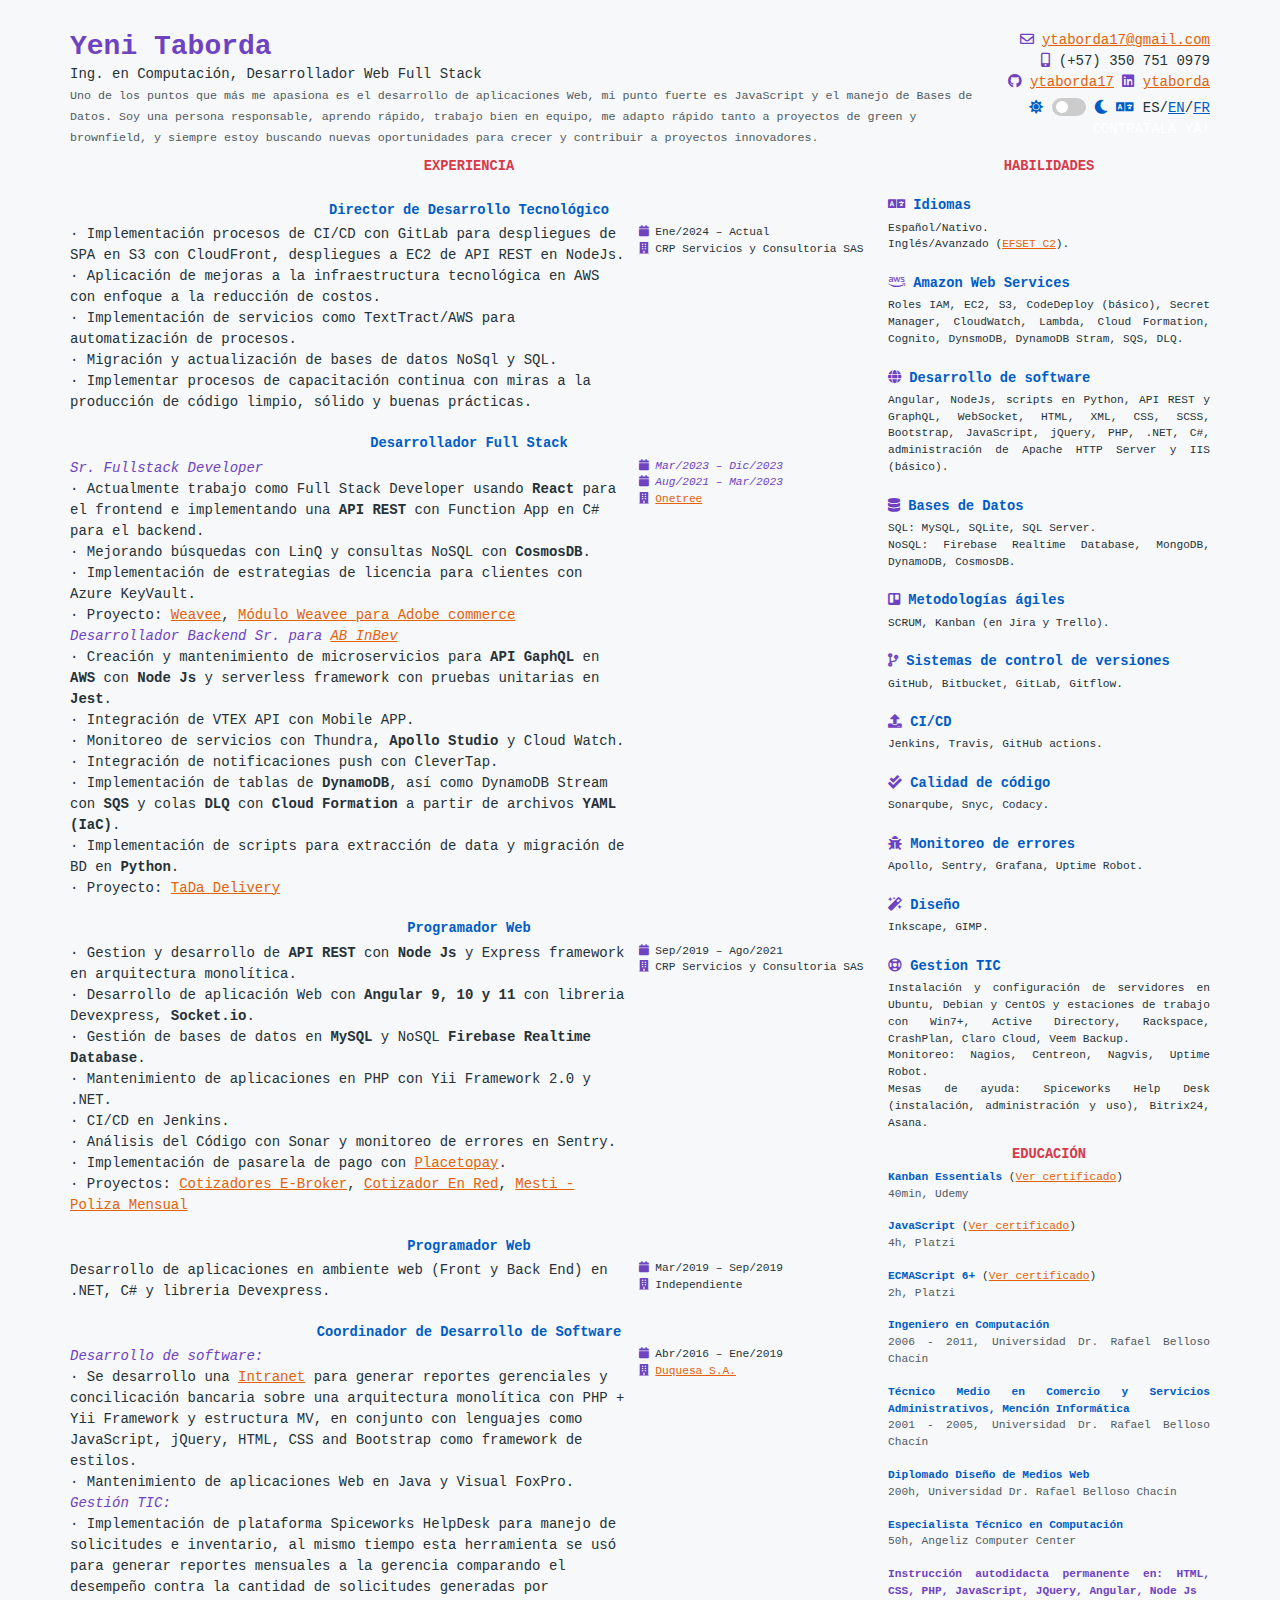
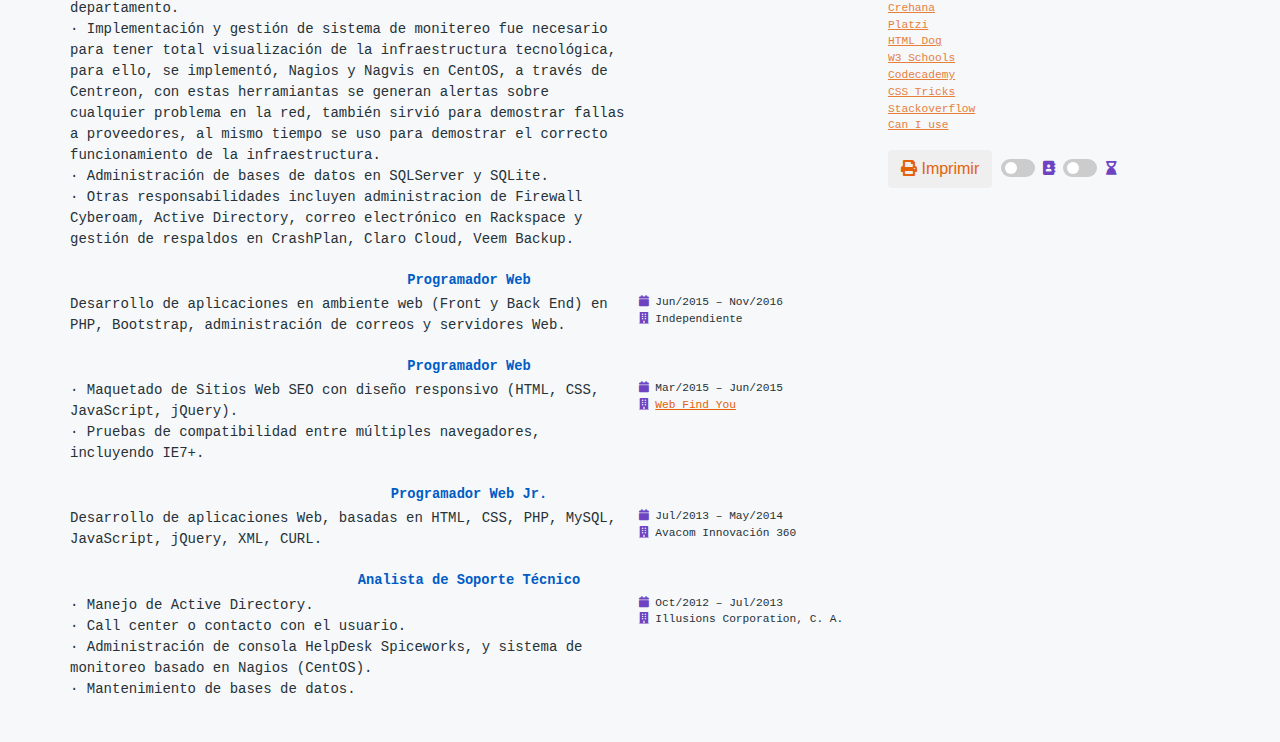
<file: index.html>
<!DOCTYPE html>
<html lang="es">
<head>
    <meta charset="UTF-8">
    <meta http-equiv="X-UA-Compatible" content="IE=edge">
    <meta name="viewport" content="width=device-width, initial-scale=1, shrink-to-fit=no">
    
    <!-- Primary Meta Tags -->
    <title>Yeni Taborda, CV-ES</title>
    <meta name="title" content="Yeni Taborda, CV-ES">
    <meta name="description" content="Ing. en Computación, Desarrollador Web Full Stack">

    <!-- Open Graph / Facebook -->
    <meta property="og:type" content="website">
    <meta property="og:url" content="https://ytaborda17.github.io/">
    <meta property="og:title" content="Yeni Taborda, CV-ES">
    <meta property="og:description" content="Ing. en Computación, Desarrollador Web Full Stack">
    <meta property="og:image" content="//ytaborda17.github.io/img/yt.svg">

    <!-- Twitter -->
    <meta property="twitter:card" content="summary_large_image">
    <meta property="twitter:url" content="https://ytaborda17.github.io/">
    <meta property="twitter:title" content="Yeni Taborda, CV-ES">
    <meta property="twitter:description" content="Ing. en Computación, Desarrollador Web Full Stack">
    <meta property="twitter:image" content="//ytaborda17.github.io/img/yt.svg">

    <link href="https://use.fontawesome.com/releases/v5.15.4/css/all.css" rel="stylesheet">
    <link rel="icon" type="image/png" href="img/ico.png">
    <link href="./css/home.css" rel="stylesheet">
</head>
<body>
    <div class="container">
        <header>
            <div>
                <h1 class="text-accent">Yeni Taborda</h1>
                <div>Ing. en Computación, Desarrollador Web Full Stack</div>
                <small class="text-muted">
                    Uno de los puntos que más me apasiona es el desarrollo de aplicaciones Web, mi punto fuerte es JavaScript y el manejo de Bases de Datos. 
                    Soy una persona responsable, aprendo rápido, trabajo bien en equipo, me adapto rápido tanto a proyectos de green y brownfield, y siempre estoy buscando nuevas oportunidades para crecer y contribuir a proyectos innovadores.
                </small>
            </div>
            <div>
                <div>
                    <i class="text-accent far fa-envelope"></i> <a href="mailto:ytaborda17@gmail.com?subject=Acabo de ver tu CV online">ytaborda17@gmail.com</a><br>
                </div>
                <div>
                    <i class="text-accent fas fa-mobile-alt"></i> (+57) 350 751 0979
                </div>
                <div>
                    <i class="text-accent fab fa-github"></i> <a href="https://github.com/ytaborda17" target="_blank">ytaborda17</a>
                    <i class="text-accent fab fa-linkedin"></i> <a href="https://www.linkedin.com/in/ytaborda/" target="_blank">ytaborda</a><br>
                </div>
                <div class="noprint p-t-5">
                    <span title="Nivel de contraste">
                        <i class="fas fa-sun" title="Claro"></i>
                        <label class="switch">
                            <input type="checkbox" id="theme-switch">
                            <span class="slider round"></span>
                        </label>
                        <i class="fas fa-moon" title="Oscuro"></i>
                    </span>
                    <span title="Idioma">
                        <i class="fas fa-language"></i> ES/<a href="en.html" class="lang" data-lang="EN" title="English" class="print-nolink">EN</a>/<a href="fr.html" class="lang" data-lang="FR" title="Français" class="print-nolink">FR</a>
                    </span>
                    <span class="text-white">CONTRATALA YA!</span>
                </div>
            </div>
        </header>

        <main>
            <!-- EXPERIENCIA -->
            <section class="exp">
                
                <h2 class="text-center text-accent2">EXPERIENCIA</h2>

                <article>
                    <h5 class="text-accent4">Director de Desarrollo Tecnológico</h5>
                    <dl>
                        <dd> · Implementación procesos de CI/CD con GitLab para despliegues de SPA en S3 con CloudFront, despliegues a EC2 de API REST en NodeJs.</dd>
                        <dd> · Aplicación de mejoras a la infraestructura tecnológica en AWS con enfoque a la reducción de costos.</dd>
                        <dd> · Implementación de servicios como TextTract/AWS para automatización de procesos.</dd>
                        <dd> · Migración y actualización de bases de datos NoSql y SQL.</dd>
                        <dd> · Implementar procesos de capacitación continua con miras a la producción de código limpio, sólido y buenas prácticas.</dd>
                    </dl>
                    <dl>
                        <dd><i class="fas fa-calendar"></i> Ene/2024 – Actual</dd>
                        <dd><i class="fas fa-building"></i> CRP Servicios y Consultoria SAS</dd>
                        <dd class="ref-data invisible noprint"><i class="fas fa-user"></i> Fernando Ochoa</dd>
                        <dd class="ref-data invisible noprint"><i class="fas fa-envelope"></i> <span class="word-break">fernando.ochoa@e-broker.com.co</span></dd>
                        <dd class="ref-data invisible noprint"><i class="fas fa-phone"></i> +57 </dd>
                    </dl>
                </article>

                <article>
                    <h5 class="text-accent4">Desarrollador Full Stack</h5>
                    <dl>
                        <dt>Sr. Fullstack Developer</dt>
                        <dd>· Actualmente trabajo como Full Stack Developer usando <b>React</b> para el frontend e implementando una <b>API REST</b> con Function App en C# para el backend.</dd>
                        <dd>· Mejorando búsquedas con LinQ y consultas NoSQL con <b>CosmosDB</b>.</dd>
                        <dd>· Implementación de estrategias de licencia para clientes con Azure KeyVault.</dd>
                        <dd>· Proyecto: <a href="https://www.weavee.io/" target="_blank">Weavee</a>, <a href="https://commercemarketplace.adobe.com/onetree-module-weavee-stats-connector.html" target="_blank">Módulo Weavee para Adobe commerce</a></dd>
                        <dt>Desarrollador Backend Sr. para <a href="https://www.ab-inbev.com/" target="_blank">AB InBev</a></dt>
                        <dd>· Creación y mantenimiento de microservicios para <b>API GaphQL</b> en <b>AWS</b> con <b>Node Js</b> y serverless framework con pruebas unitarias en <b>Jest</b>.</dd>
                        <dd>· Integración de VTEX API con Mobile APP.</dd>
                        <dd>· Monitoreo de servicios con Thundra, <b>Apollo Studio</b> y Cloud Watch.</dd>
                        <dd>· Integración de notificaciones push con CleverTap.</dd>
                        <dd>· Implementación de tablas de <b>DynamoDB</b>, así como DynamoDB Stream con <b>SQS</b> y colas <b>DLQ</b> con <b>Cloud Formation</b> a partir de archivos <b>YAML (IaC)</b>.</dd>
                        <dd>· Implementación de scripts para extracción de data y migración de BD en <b>Python</b>.</dd>
                        <dd>· Proyecto: <a href="https://www.tadadelivery.com.mx/" target="_blank">TaDa Delivery</a></dd>
                    </dl>
                    <dl>
                        <dt><i class="fas fa-calendar"></i> Mar/2023 – Dic/2023</dt>
                        <dd class="ref-data invisible noprint"><i class="fas fa-user"></i> German Asmus</dd>
                        <dd class="ref-data invisible noprint"><i class="fas fa-envelope"></i> <span class="word-break">german.asmus@onetree.com</span></dd>
                        <dt><i class="fas fa-calendar"></i> Aug/2021 – Mar/2023</dt>
                        <dd><i class="fas fa-building"></i> <a href="https://onetree.com/" target="_blank">Onetree</a></dd>
                        <dd class="ref-data invisible noprint"><i class="fas fa-user"></i> Zhian Caballero</dd>
                        <dd class="ref-data invisible noprint"><i class="fas fa-envelope"></i> <span class="word-break">zhian.caballero@onetree.com</span></dd>
                        <dd class="ref-data invisible noprint"><i class="fas fa-phone"></i> +598 2 908 4138</dd>
                    </dl>
                </article>

                <article>
                    <h5 class="text-accent4">Programador Web</h5>
                    <dl>
                        <dd>· Gestion y desarrollo de <b>API REST</b> con <b>Node Js</b> y Express framework en arquitectura monolítica.</dd>
                        <dd>· Desarrollo de aplicación Web con <b>Angular 9, 10 y 11</b> con libreria Devexpress, <b>Socket.io</b>.</dd>
                        <dd>· Gestión de bases de datos en <b>MySQL</b> y NoSQL <b>Firebase Realtime Database</b>.</dd>
                        <dd>· Mantenimiento de aplicaciones en PHP con Yii Framework 2.0 y .NET.</dd>
                        <dd>· CI/CD en Jenkins.</dd>
                        <dd>· Análisis del Código con Sonar y monitoreo de errores en Sentry.</dd>
                        <dd>· Implementación de pasarela de pago con <a href="https://www.placetopay.com/web/" target="_blank">Placetopay</a>.</dd>
                        <dd>
                            · Proyectos: <a href="https://cotizadores.e-broker.com.co/" target="_blank">Cotizadores E-Broker</a>,  
                            <a href="https://cotizador.redes.co/" target="_blank">Cotizador En Red</a>, 
                            <a href="https://mesti.co/" target="_blank">Mesti - Poliza Mensual</a>
                        </dd>
                    </dl>
                    <dl>
                        <dd><i class="fas fa-calendar"></i> Sep/2019 – Ago/2021</dd>
                        <dd><i class="fas fa-building"></i> CRP Servicios y Consultoria SAS</dd>
                        <dd class="ref-data invisible noprint"><i class="fas fa-user"></i> Ing. Leonardo Sapuy</dd>
                        <dd class="ref-data invisible noprint"><i class="fas fa-envelope"></i> <span class="word-break">leonardo.sapuy@cprserviciosyconsultoria.com.co</span></dd>
                        <dd class="ref-data invisible noprint"><i class="fas fa-phone"></i> +57 1 7444120</dd>
                    </dl>
                </article>



                <article class="noprint">
                    <h5 class="text-accent4">Programador Web</h5>
                    <dl>
                        <dd>Desarrollo de aplicaciones en ambiente web (Front y Back End) en .NET, C# y libreria Devexpress.</dd>
                    </dl>
                    <dl>
                        <dd><i class="fas fa-calendar"></i> Mar/2019 – Sep/2019 </dd>
                        <dd><i class="fas fa-building"></i> Independiente</dd>
                    </dl>
                </article>
    


    
                <article>
                    <h5 class="text-accent4">Coordinador de Desarrollo de Software</h5>
                    <dl>
                        <dt>Desarrollo de software:</dt>
                        <dd>· Se desarrollo una <a href="http://200.91.230.155:8080/" target="_blank">Intranet</a> para generar reportes gerenciales y concilicación
                            bancaria sobre una arquitectura monolítica con PHP + Yii Framework y estructura MV, en conjunto con lenguajes como JavaScript, 
                            jQuery, HTML, CSS and Bootstrap como framework de estilos.
                        </dd>
                        <dd>· Mantenimiento de aplicaciones Web en Java y Visual FoxPro.</dd>
                        <dt>Gestión TIC:</dt>
                        <dd>· Implementación de plataforma Spiceworks HelpDesk para manejo de solicitudes e inventario, al mismo tiempo esta herramienta se usó 
                            para generar reportes mensuales a la gerencia comparando el desempeño contra la cantidad de solicitudes generadas por departamento.
                        </dd>
                        <dd>· 
                            Implementación y gestión de sistema de monitereo fue necesario para tener total visualización de la infraestructura tecnológica, para ello, se implementó, 
                            Nagios y Nagvis en CentOS, a través de Centreon, con estas herramiantas se generan alertas sobre cualquier problema en la red, también sirvió para demostrar fallas
                            a proveedores, al mismo tiempo se uso para demostrar el correcto funcionamiento de la infraestructura.
                        </dd>
                        <dd>· Administración de bases de datos en SQLServer y SQLite.</dd>
                        <dd>· Otras responsabilidades incluyen administracion de Firewall Cyberoam, Active Directory, correo electrónico en Rackspace y gestión de respaldos en CrashPlan, Claro Cloud, Veem Backup.</dd>
                    </dl>
                    <dl>
                        <dd><i class="fas fa-calendar"></i> Abr/2016 – Ene/2019 </dd>
                        <dd><i class="fas fa-building"></i> <a target="_blank" href="https://duquesa.com.co/">Duquesa S.A.</a> </dd>
                        <dd class="ref-data invisible noprint"><i class="fas fa-user"></i> Ing. Jairo Caro, Jefe de Sistemas </dd>
                        <dd class="ref-data invisible noprint"><i class="fas fa-envelope"></i> sistemas@duquesa.com.co </dd>
                        <dd class="ref-data invisible noprint"><i class="fas fa-phone"></i> +57 1 7957930 Ext. 105 </dd>
                    </dl>
                </article>
    
                
                <article class="noprint">
                    <h5 class="text-accent4">Programador Web</h5>
                    <dl>
                        <dd>Desarrollo de aplicaciones en ambiente web (Front y Back End) en PHP, Bootstrap, administración de correos y servidores Web.</dd>
                    </dl>
                    <dl>
                        <dd><i class="fas fa-calendar"></i> Jun/2015 – Nov/2016 </dd>
                        <dd><i class="fas fa-building"></i> Independiente</dd>
                    </dl>
                </article>
    
                
                <article class="_pbreak"> 
                    <h5 class="text-accent4">Programador Web</h5>
                    <dl>
                        <dd>· Maquetado de Sitios Web SEO con diseño responsivo (HTML, CSS, JavaScript, jQuery).</dd>
                        <dd>· Pruebas de compatibilidad entre múltiples navegadores, incluyendo IE7+. </dd>
                    </dl>
                    <dl>
                        <dd><i class="fas fa-calendar"></i> Mar/2015 – Jun/2015 </dd>
                        <dd><i class="fas fa-building"></i> <a href="https://www.webfindyou.com/" target="_blank">Web Find You</a></dd>
                        <dd class="ref-data invisible noprint"><i class="fas fa-user"></i> Ing. Oscar Salazar, Gerente de Programación </dd>
                        <dd class="ref-data invisible noprint"><i class="fas fa-envelope"></i>/<i class="text-accent fab fa-skype"></i> osalazar@webfindyou.com </dd>
                        <dd class="ref-data invisible noprint"><i class="fas fa-phone"></i> +58 261-9353958, +58 261-4153752 </dd>
                    </dl>
                </article>                
    
                
                <article>
                    <h5 class="text-accent4">Programador Web Jr.</h5>
                    <dl>
                        <dd>Desarrollo de aplicaciones Web, basadas en HTML, CSS, PHP, MySQL, JavaScript, jQuery, XML, CURL.</dd>
                    </dl>
                    <dl>
                        <dd><i class="fas fa-calendar"></i> Jul/2013 – May/2014  </dd>
                        <dd><i class="fas fa-building"></i> Avacom Innovación 360 </dd>
                        <dd class="ref-data invisible noprint"><i class="fas fa-user"></i> Ing. Leonardo Castro </dd>
                        <dd class="ref-data invisible noprint"><i class="fas fa-envelope"></i> lcastro@avacom.com.ve </dd>
                        <dd class="ref-data invisible noprint"><i class="fas fa-phone"></i> +58 261-7665244 </dd>
                    </dl>
                </article>
    


                <article>
                    <h5 class="text-accent4">Analista de Soporte Técnico</h5>
                    <dl>
                        <dd>· Manejo de Active Directory.</dd>
                        <dd>· Call center o contacto con el usuario.</dd>
                        <dd>· Administración de consola HelpDesk Spiceworks, y sistema de monitoreo basado en Nagios (CentOS).</dd>
                        <dd>· Mantenimiento de bases de datos.</dd>
                    </dl>
                    <dl>
                        <dd><i class="fas fa-calendar"></i> Oct/2012 – Jul/2013 </dd>
                        <dd><i class="fas fa-building"></i> Illusions Corporation, C. A. </dd>
                        <dd class="ref-data invisible noprint"><i class="fas fa-user"></i> Ing. Alvaro Gimon, Infraestructura Tecnológica </dd>
                        <dd class="ref-data invisible noprint"><i class="fas fa-envelope"></i> alvaro.gimon@illusionscorporation.com</dd>
                        <dd class="ref-data invisible noprint"><i class="fas fa-phone"></i> +58 261-7963346, +58 261-7963200 </dd>
                    </dl>
                </article>
    
    
                
                <article class="old-data invisible noprint">
                    <h5 class="text-accent4">Pasantía: Operador de Soporte y Redes</h5>
                    <dl>
                        <dd>Diversidad de tareas en el área del Soporte TIC.</dd>
                    </dl>
                    <dl>
                        <dd><i class="fas fa-calendar"></i> Ene – Mar/2011 </dd>
                        <dd><i class="fas fa-building"></i> <a href="http://www.hidrolago.gov.ve/" target="_blank">C. A. Hidrológica del Lago de Maracaibo</a></dd>
                        <dd class="ref-data invisible noprint"><i class="fas fa-user"></i> Ing. Luis Quijada, Ing. Eduardo Rivero </dd>
                        <dd class="ref-data invisible noprint"><i class="fas fa-phone"></i> +58 261-2007707, +58 261-2007760 </dd>
                    </dl>
                </article>
    
    
                <article class="old-data invisible noprint">
                    <h5 class="text-accent4">Pasantía</h5>
                    <dl>
                        <dd>Asistente en general, departamento de Calidad Ambiental y Recursos Humanos.</dd>
                    </dl>
                    <dl>
                        <dd><i class="fas fa-calendar"></i> Abr – Ago/2005 </dd>
                        <dd><i class="fas fa-building"></i> CLAM Instalaciones, S. A. </dd>
                        <dd class="ref-data invisible noprint"><i class="fas fa-phone"></i> +58 261-7320059, +58 261-1315586 </dd>
                    </dl>
                </article>
    
    
                <article class="old-data invisible noprint">
                    <h5 class="text-accent4">Prácticas</h5>
                    <dl>
                        <dd>Prácticas de desarrollo de aplicaciones en JAVA, Power Builder y MySQL.</dd>
                    </dl>
                    <dl>
                        <dd><i class="fas fa-calendar"></i> 2006 - 2011 </dd>
                        <dd><i class="fas fa-building"></i> Universidad Rafael Belloso Chacín </dd>
                    </dl>
                </article>

                

                <article class="old-data invisible noprint">
                    <h5 class="text-accent4">Prácticas</h5>
                    <dl>
                        <dd>Prácticas en Turbo Pascal 7.0, Delphi 6.</dd>
                    </dl>
                    <dl>
                        <dd><i class="fas fa-calendar"></i> 2003 - 2005 </dd>
                        <dd><i class="fas fa-building"></i> U. E. Arq. Manolo Muchacho </dd>
                    </dl>
                </article>

            </section>


            <!-- HABILIDADES -->
            <section class="skills">
                <h2 class="text-center text-accent2">HABILIDADES</h2>
                <h5 class="text-accent4"><i class="fas fa-language text-accent"></i> Idiomas</h5>
                <p>
                    Español/Nativo.<br>
                    Inglés/Avanzado (<a href="https://www.efset.org/cert/dbubgj" target="_blank" title="Ver credencial">EFSET C2</a>).
                </p>


                <h5 class="text-accent4"><i class="fab fa-aws text-accent"></i> Amazon Web Services</h5>
                <p>
                    Roles IAM, EC2, S3, CodeDeploy (básico), Secret Manager, CloudWatch, Lambda, Cloud Formation, Cognito, DynsmoDB, DynamoDB Stram, SQS, DLQ.
                </p>


                <h5 class="text-accent4"><i class="fas fa-globe text-accent"></i> Desarrollo de software</h5>
                <p>
                    Angular, NodeJs, scripts en Python, API REST y GraphQL, WebSocket, HTML, XML, CSS, SCSS, Bootstrap, JavaScript, jQuery, PHP, .NET, C#, administración de Apache HTTP Server y IIS (básico).
                </p>
                

                <h5 class="text-accent4"><i class="fas fa-database text-accent"></i> Bases de Datos</h5>
                <p>
                    SQL: MySQL, SQLite, SQL Server.<br>
                    NoSQL: Firebase Realtime Database, MongoDB, DynamoDB, CosmosDB.
                </p>


                <h5 class="text-accent4"><i class="fab fa-trello text-accent"></i> Metodologías ágiles</h5>
                <p>
                    SCRUM, Kanban (en Jira y Trello).
                </p>


                <h5 class="text-accent4"><i class="fas fa-code-branch text-accent"></i> Sistemas de control de versiones</h5>
                <p>
                    GitHub, Bitbucket, GitLab, Gitflow.
                </p>

                <h5 class="text-accent4"><i class="fas fa-upload text-accent"></i> CI/CD</h5>
                <p>
                    Jenkins, Travis, GitHub actions.
                </p>
                
                <h5 class="text-accent4"><i class="fas fa-check-double text-accent"></i> Calidad de código</h5>
                <p>
                    Sonarqube, Snyc, Codacy.
                </p>

                <h5 class="text-accent4"><i class="fas fa-bug text-accent"></i> Monitoreo de errores</h5>
                <p>
                    Apollo, Sentry, Grafana, Uptime Robot.
                </p>



                <h5 class="text-accent4"><i class="fas fa-magic text-accent"></i> Diseño</h5>
                <p>
                    Inkscape, GIMP.
                </p>
                
                
                <h5 class="text-accent4"><i class="far fa-life-ring text-accent"></i> Gestion TIC</h5>
                <p>
                    Instalación y configuración de servidores en Ubuntu, Debian y CentOS y estaciones de trabajo con Win7+, 
                    Active Directory, Rackspace, CrashPlan, Claro Cloud, Veem Backup.<br>
                    Monitoreo: Nagios, Centreon, Nagvis, Uptime Robot.<br>
                    Mesas de ayuda: Spiceworks Help Desk (instalación, administración y uso), Bitrix24, Asana.
                </p>

                
                <h2 class="text-center text-accent2"> EDUCACIÓN</h2>
                
                <p>
                    <strong class="text-accent4">Kanban Essentials</strong> (<a href="https://www.udemy.com/certificate/UC-b74d93e7-d88b-4b63-8f7d-3a0c10428964/" target="_blank">Ver certificado</a>)<br>
                    <span class="text-muted">
                        40min, Udemy
                    </span>
                </p>
                <p>
                    <strong class="text-accent4">JavaScript</strong> (<a href="https://platzi.com/p/ytaborda17/curso/2327-javascript-practico-2021/diploma/detalle/" target="_blank">Ver certificado</a>)<br>
                    <span class="text-muted">
                        4h, Platzi
                    </span>
                </p>
                
                <p>
                    <strong class="text-accent4">ECMAScript 6+</strong> (<a href="https://platzi.com/p/ytaborda17/curso/1815-ecmascript-6/diploma/detalle/" target="_blank">Ver certificado</a>)<br>
                    <span class="text-muted">
                        2h, Platzi
                    </span>
                </p>

                <p>
                    <strong class="text-accent4">Ingeniero en Computación</strong><br>
                    <span class="text-muted">
                        2006 - 2011, Universidad Dr. Rafael Belloso Chacín
                    </span>
                </p>
                
                
                <p>
                    <strong class="text-accent4">Técnico Medio en Comercio y Servicios Administrativos, Mención Informática</strong><br>
                    <span class="text-muted">
                        2001 - 2005, Universidad Dr. Rafael Belloso Chacín
                    </span>
                </p>


                <p>
                    <strong class="text-accent4">Diplomado Diseño de Medios Web</strong><br>
                    <span class="text-muted">
                        200h, Universidad Dr. Rafael Belloso Chacín
                    </span>
                </p>
                
                
                <p>
                    <strong class="text-accent4">Especialista Técnico en Computación</strong><br>
                    <span class="text-muted">
                        50h, Angeliz Computer Center
                    </span>
                </p>


                <p class="noprint">
                    <strong class="text-accent">Instrucción autodidacta permanente en: HTML, CSS, PHP, JavaScript, JQuery, Angular, Node Js</strong><br>
                    <span class="text-muted">
                        <a target="_blank" href="https://www.crehana.com/co/">Crehana</a><br>
                        <a target="_blank" href="https://platzi.com">Platzi</a><br>
                        <a target="_blank" href="http://www.htmldog.com">HTML Dog</a><br>
                        <a target="_blank" href="http://www.w3schools.com">W3 Schools</a><br>
                        <a target="_blank" href="https://www.codecademy.com/profiles/ytaborda">Codecademy</a><br>
                        <a target="_blank" href="http://css-tricks.com">CSS Tricks</a><br>
                        <a target="_blank" href="http://stackoverflow.com">Stackoverflow</a><br>
                        <a target="_blank" href="http://caniuse.com">Can I use</a><br>
                    </span>
                </p>

                <div class="noprint invisible d-lg-block">
                    <button id ="print-button" type="button" class="btn text-accent3" onclick="window.print()" title='Click aquí o prueba "Ctrl + P"'><i class="fas fa-print text-accent3"></i> Imprimir</button>
                    <span title="Mostrar/ocultar referencias">
                        <label class="switch">
                            <input type="checkbox" id="ref-switch">
                            <span class="slider round"></span>
                        </label>
                        <i class="fas fa-address-book"></i>
                    </span>
                    <span title="Mostrar/ocultar más de 10 años">
                        <label class="switch">
                            <input type="checkbox" id="old-switch">
                            <span class="slider round"></span>
                        </label>
                        <i class="fas fa-hourglass-end"></i>
                    </span>
                </div>
            </section>
        </main>
         
    </div>
    <footer class="noprint"></footer>
    <script type="text/javascript" src="./js/main.js"></script>
</body>
</html>
</file>
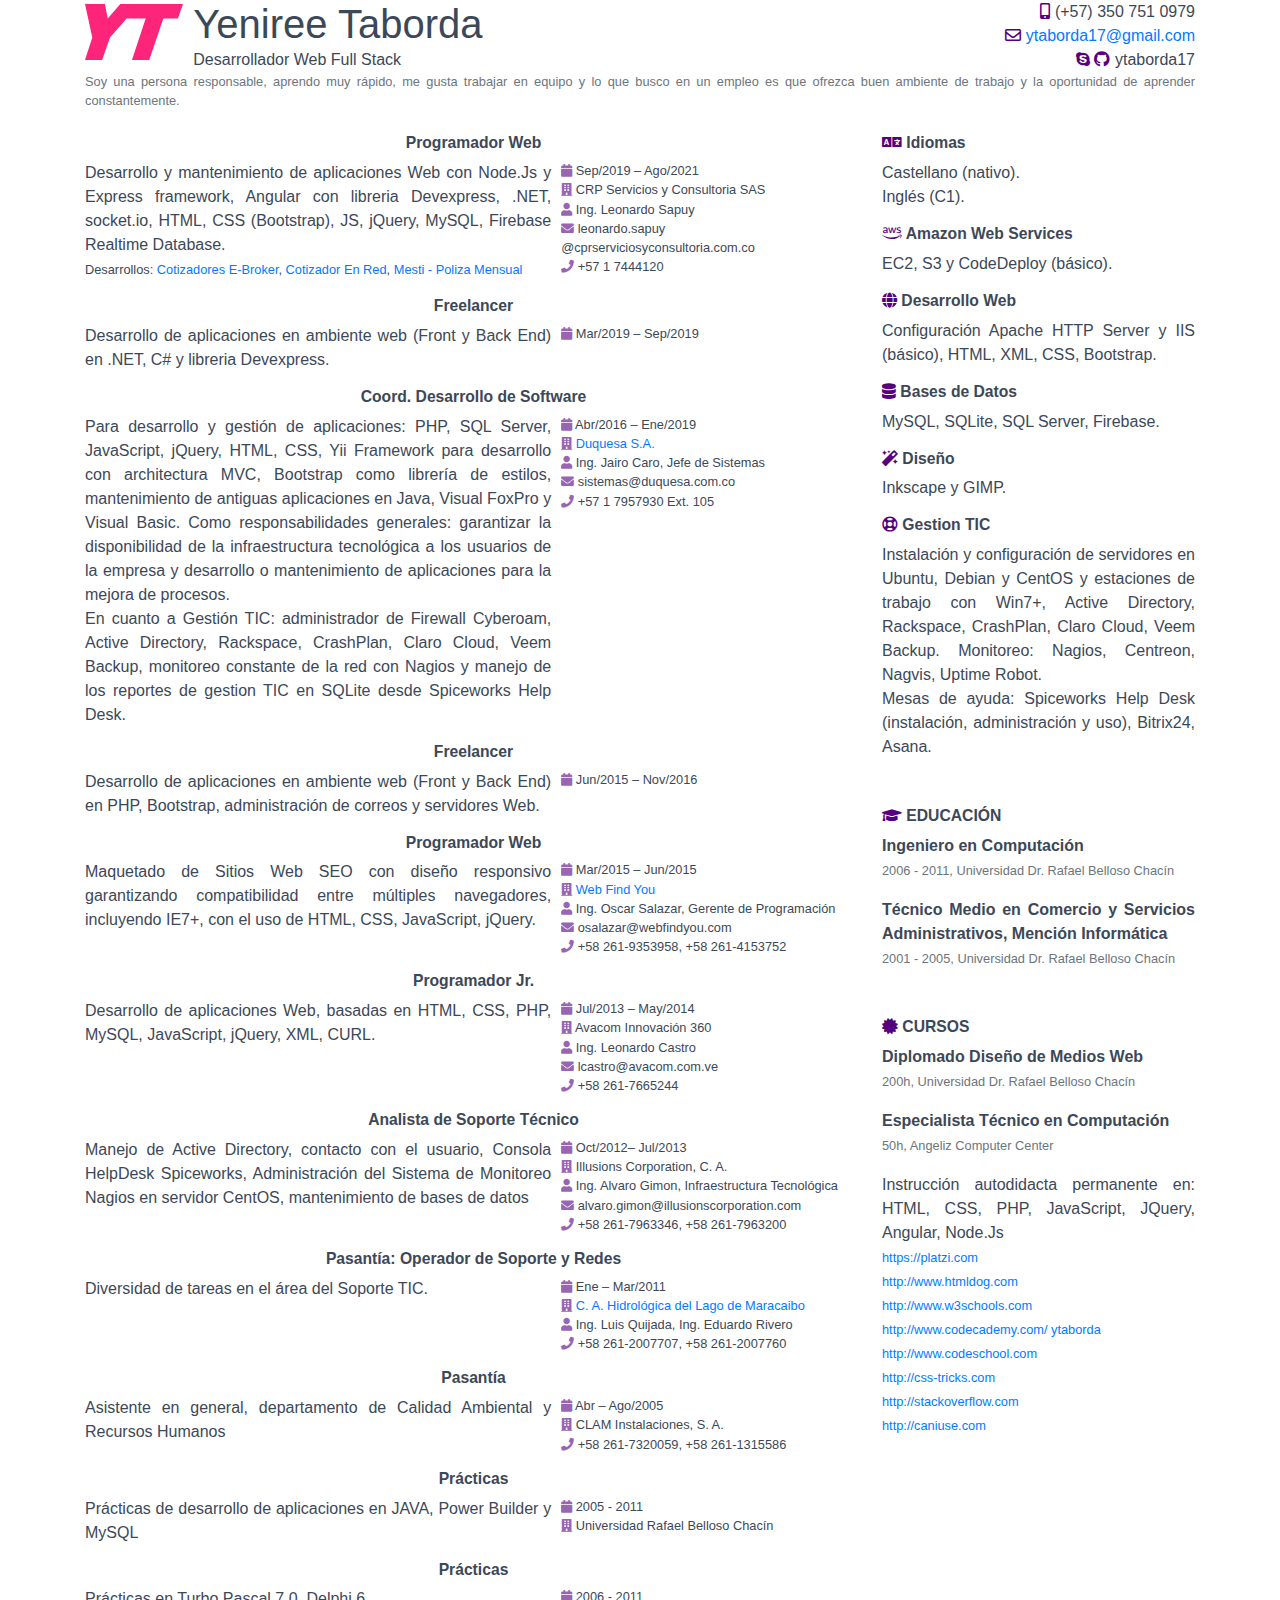
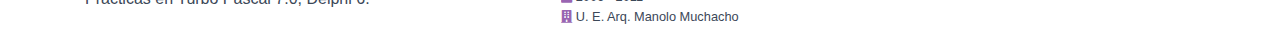
<file: es/index.html>
<!DOCTYPE html>
<html lang="en">
<head>
    <meta charset="UTF-8">
    <meta http-equiv="X-UA-Compatible" content="IE=edge">
    <meta name="viewport" content="width=device-width, initial-scale=1, shrink-to-fit=no">
    <title>YTaborda - CV</title>

    <link href="https://use.fontawesome.com/releases/v5.15.3/css/all.css" rel="stylesheet">
    <link rel="stylesheet" href="https://maxcdn.bootstrapcdn.com/bootstrap/4.0.0/css/bootstrap.min.css" integrity="sha384-Gn5384xqQ1aoWXA+058RXPxPg6fy4IWvTNh0E263XmFcJlSAwiGgFAW/dAiS6JXm" crossorigin="anonymous">

    <style>
        :root { --main-color: #57007f }
        * { color: #3c4858 }
        p { text-align: justify }
        h2,
        h3,
        h4,
        h5 {
            font-weight: 700;
            font-size: 0.98em;
        }
        .text-purple {  color: var(--main-color) }

        header { display: grid; grid-template-columns: auto 1fr 1fr; column-gap: 10px }
        header :nth-child(4) { grid-column: 1/4 }

        main { display: grid; grid-template-columns: 70% auto; align-items: baseline; column-gap: 20px }
        main .exp article { display: grid; grid-template-columns: 60% 1fr; column-gap: 10px }
        main .exp article > :nth-child(1) { grid-column: 1/3; text-align: center }
        main .exp article dl { font-size: 0.8em }
        main .exp article dl dd { margin-left: 0px; margin-bottom: 0px; word-wrap: break-word }
        main .exp article dl dd i { opacity: 0.6; color: var(--main-color) }

        @media only print {
            @page { size: landscape; margin: 15mm 10mm 15mm 10mm }
            article, 
            .skills p { font-size: 8.5pt }
            main .exp article dl { font-size: 1em }
            .pbreak { page-break-before: always }
            .noprint { visibility: hidden; height: 1px !important }
        }
    </style>
</head>
<body>
    <div class="container">
        <header>
            <img src="../img/yt.svg" alt="YT" height="56px" class="mt-1">
            <div>
                <h1 class="m-0 p-0">Yeniree Taborda</h1>
                <div>Desarrollador Web Full Stack</div>
            </div>
            <div class="text-right">
                <i class="text-purple fas fa-mobile-alt"></i> (+57) 350 751 0979<br>
                <i class="text-purple far fa-envelope"></i> <a href="mailto:ytaborda17@gmail.com?subject=Acabo de ver tu CV online">ytaborda17@gmail.com</a><br>
                <i class="text-purple fab fa-skype"></i> <i class="text-purple fab fa-github"></i> ytaborda17<br>
            </div>
            <small class="text-muted text-justify">
                Soy una persona responsable, aprendo muy rápido, me gusta trabajar en equipo y lo que busco en un empleo es que ofrezca buen ambiente de trabajo y la oportunidad de aprender constantemente. 
            </small>
        </header>

        <main class="mt-4">
            <!-- EXPERIENCIA -->
            <section class="exp">
                

                <!-- <article>
                    <h5>Fullstack Developer</h5>
                    <p>
                        NodeJs, Angular.
                    </p>
                    <dl>
                        <dd><i class="fas fa-calendar"></i> Ago/2021 – Actualmente</dd>
                        <dd><i class="fas fa-building"></i> <a href="https://onetree.com/" target="_blank">Onetree</a></dd>
                    </dl>
                </article> -->


                <article>
                    <h5>Programador Web</h5>
                    <p>
                        Desarrollo y mantenimiento de aplicaciones Web con Node.Js y Express framework, Angular con libreria Devexpress, .NET, socket.io, 
                        HTML, CSS (Bootstrap), JS, jQuery, MySQL, Firebase Realtime Database. <br>
                        <small>
                            Desarrollos: <a href="https://cotizadores.e-broker.com.co/" target="_blank">Cotizadores E-Broker</a>,  
                            <a href="https://cotizador.redes.co/" target="_blank">Cotizador En Red</a>, 
                            <a href="https://mesti.co/" target="_blank">Mesti - Poliza Mensual</a>
                        </small>
                    </p>
                    <dl>
                        <dd><i class="fas fa-calendar"></i> Sep/2019 – Ago/2021</dd>
                        <dd><i class="fas fa-building"></i> CRP Servicios y Consultoria SAS</dd>
                        <dd><i class="fas fa-user"></i> Ing. Leonardo Sapuy</dd>
                        <dd><i class="fas fa-envelope"></i> leonardo.sapuy<br>@cprserviciosyconsultoria.com.co</dd>
                        <dd><i class="fas fa-phone"></i> +57 1 7444120</dd>
                    </dl>
                </article>



                <article class="noprint">
                    <h5>Freelancer</h5>
                    <p>
                        Desarrollo de aplicaciones en ambiente web (Front y Back End) en .NET, C# y libreria Devexpress.
                    </p>
                    <dl>
                        <dd><i class="fas fa-calendar"></i> Mar/2019 – Sep/2019 </dd>
                    </dl>
                </article>
    


    
                <article>
                    <h5>Coord. Desarrollo de Software</h5>
                    <p>
                        Para desarrollo y gestión de aplicaciones: PHP, SQL Server, JavaScript, jQuery, HTML, CSS, Yii Framework para desarrollo
                        con architectura MVC, Bootstrap como librería de estilos, mantenimiento de antiguas aplicaciones en Java, Visual
                        FoxPro y Visual Basic.
                        Como responsabilidades generales: garantizar la disponibilidad de la infraestructura tecnológica a los usuarios
                        de la empresa y desarrollo o mantenimiento de aplicaciones para la mejora de procesos. <br>
                        En cuanto a Gestión TIC: administrador de Firewall Cyberoam, Active Directory, Rackspace, CrashPlan, Claro Cloud, Veem Backup, monitoreo
                        constante de la red con Nagios y manejo de los reportes de gestion TIC en SQLite desde Spiceworks Help Desk. <br>
                    </p>
                    <dl>
                        <dd><i class="fas fa-calendar"></i> Abr/2016 – Ene/2019 </dd>
                        <dd><i class="fas fa-building"></i> <a target="_blank" href="https://duquesa.com.co/">Duquesa S.A.</a> </dd>
                        <dd><i class="fas fa-user"></i> Ing. Jairo Caro, Jefe de Sistemas </dd>
                        <dd><i class="fas fa-envelope"></i> sistemas@duquesa.com.co </dd>
                        <dd><i class="fas fa-phone"></i> +57 1 7957930 Ext. 105 </dd>
                    </dl>
                </article>
    
                
                <article class="noprint">
                    <h5>Freelancer</h5>
                    <p>
                        Desarrollo de aplicaciones en ambiente web (Front y Back End) en PHP, Bootstrap, administración de correos y servidores Web.
                    </p>
                    <dl>
                        <dd><i class="fas fa-calendar"></i> Jun/2015 – Nov/2016 </dd>
                    </dl>
                </article>
    
                
                <article> 
                    <h5>Programador Web</h5>
                    <p>
                        Maquetado de Sitios Web SEO con diseño responsivo garantizando compatibilidad entre múltiples navegadores, 
                        incluyendo IE7+, con el uso de HTML, CSS, JavaScript, jQuery. 
                    </p>
                    <dl>
                        <dd><i class="fas fa-calendar"></i> Mar/2015 – Jun/2015 </dd>
                        <dd><i class="fas fa-building"></i> <a href="https://www.webfindyou.com/" target="_blank">Web Find You</a></dd>
                        <dd><i class="fas fa-user"></i> Ing. Oscar Salazar, Gerente de Programación </dd>
                        <dd><i class="fas fa-envelope"></i> osalazar@webfindyou.com </dd>
                        <dd><i class="fas fa-phone"></i> +58 261-9353958, +58 261-4153752 </dd>
                    </dl>
                </article>                
    
                
                <article>
                    <h5>Programador Jr.</h5>
                    <p>
                        Desarrollo de aplicaciones Web, basadas en HTML, CSS, PHP, MySQL, JavaScript, jQuery, XML, CURL. 
                    </p>
                    <dl>
                        <dd><i class="fas fa-calendar"></i> Jul/2013 – May/2014  </dd>
                        <dd><i class="fas fa-building"></i> Avacom Innovación 360 </dd>
                        <dd><i class="fas fa-user"></i> Ing. Leonardo Castro </dd>
                        <dd><i class="fas fa-envelope"></i> lcastro@avacom.com.ve </dd>
                        <dd><i class="fas fa-phone"></i> +58 261-7665244 </dd>
                    </dl>
                </article>
    


                <article class="pbreak">
                    <h5>Analista de Soporte Técnico</h5>
                    <p>
                        Manejo de Active Directory, contacto con el usuario, Consola
                        HelpDesk Spiceworks, Administración del Sistema de
                        Monitoreo Nagios en servidor CentOS, mantenimiento de
                        bases de datos
                    </p>
                    <dl>
                        <dd><i class="fas fa-calendar"></i> Oct/2012– Jul/2013 </dd>
                        <dd><i class="fas fa-building"></i> Illusions Corporation, C. A. </dd>
                        <dd><i class="fas fa-user"></i> Ing. Alvaro Gimon, Infraestructura Tecnológica </dd>
                        <dd><i class="fas fa-envelope"></i> alvaro.gimon@illusionscorporation.com</dd>
                        <dd><i class="fas fa-phone"></i> +58 261-7963346, +58 261-7963200 </dd>
                    </dl>
                </article>
    
    
                
                <article>
                    <h5>Pasantía: Operador de Soporte y Redes</h5>
                    <p>
                        Diversidad de tareas en el área del Soporte TIC.
                    </p>
                    <dl>
                        <dd><i class="fas fa-calendar"></i> Ene – Mar/2011 </dd>
                        <dd><i class="fas fa-building"></i> <a href="http://www.hidrolago.gov.ve/" target="_blank">C. A. Hidrológica del Lago de Maracaibo</a></dd>
                        <dd><i class="fas fa-user"></i> Ing. Luis Quijada, Ing. Eduardo Rivero </dd>
                        <dd><i class="fas fa-phone"></i> +58 261-2007707, +58 261-2007760 </dd>
                    </dl>
                </article>
    
    
                <article>
                    <h5>Pasantía</h5>
                    <p>
                        Asistente en general, departamento de Calidad
                        Ambiental y Recursos Humanos
                    </p>
                    <dl>
                        <dd><i class="fas fa-calendar"></i> Abr – Ago/2005 </dd>
                        <dd><i class="fas fa-building"></i> CLAM Instalaciones, S. A. </dd>
                        <dd><i class="fas fa-phone"></i> +58 261-7320059, +58 261-1315586 </dd>
                    </dl>
                </article>
    
    
                <article>
                    <h5>Prácticas</h5>
                    <p>
                        Prácticas de desarrollo de aplicaciones en JAVA, Power Builder y MySQL
                    </p>
                    <dl>
                        <dd><i class="fas fa-calendar"></i> 2005 - 2011 </dd>
                        <dd><i class="fas fa-building"></i> Universidad Rafael Belloso Chacín </dd>
                    </dl>
                </article>

                

                <article>
                    <h5>Prácticas</h5>
                    <p>
                        Prácticas en Turbo Pascal 7.0, Delphi 6.
                    </p>
                    <dl>
                        <dd><i class="fas fa-calendar"></i> 2006 - 2011 </dd>
                        <dd><i class="fas fa-building"></i> U. E. Arq. Manolo Muchacho </dd>
                    </dl>
                </article>

            </section>


            <!-- HABILIDADES -->
            <section class="skills">
                <h5><i class="fas fa-language text-purple"></i> Idiomas</h5>
                <p>
                    Castellano (nativo).<br>
                    Inglés (C1).
                </p>

                <h5><i class="fab fa-aws text-purple"></i> Amazon Web Services</h5>
                <p>
                    EC2, S3 y CodeDeploy (básico).
                </p>

                <h5><i class="fas fa-globe text-purple"></i> Desarrollo Web</h5>
                <p>
                    Configuración Apache HTTP Server y IIS (básico), HTML, XML, CSS, Bootstrap.
                </p>
                
                <h5><i class="fas fa-database text-purple"></i> Bases de Datos</h5>
                <p>
                    MySQL, SQLite, SQL Server, Firebase.
                </p>

                <h5><i class="fas fa-magic text-purple"></i> Diseño</h5>
                <p>
                    Inkscape y GIMP.
                </p>
                
                <h5><i class="far fa-life-ring text-purple"></i> Gestion TIC</h5>
                <p>
                    Instalación y configuración de servidores en Ubuntu, Debian y CentOS y estaciones de trabajo con Win7+, 
                    Active Directory, Rackspace, CrashPlan, Claro Cloud, Veem Backup. Monitoreo: Nagios, Centreon,
                    Nagvis, Uptime Robot.<br>
                    Mesas de ayuda: Spiceworks Help Desk (instalación, administración y uso), Bitrix24, Asana.
                </p>

                
                <h4 class="mt-5 pbreak"><i class="fas fa-graduation-cap text-purple"></i> EDUCACIÓN</h4>
                <p>
                    <strong>Ingeniero en Computación</strong><br>
                    <small class="text-muted">
                        2006 - 2011, Universidad Dr. Rafael Belloso Chacín
                    </small>
                </p>
                
                
                <p>
                    <strong>Técnico Medio en Comercio y Servicios Administrativos, Mención Informática</strong><br>
                    <small class="text-muted">
                        2001 - 2005, Universidad Dr. Rafael Belloso Chacín
                    </small>
                </p>


                <h4 class="mt-5"><i class="fas fa-certificate text-purple"></i> CURSOS</h4>
                <p>
                    <strong>Diplomado Diseño de Medios Web</strong><br>
                    <small class="text-muted">
                        200h, Universidad Dr. Rafael Belloso Chacín
                    </small>
                </p>
                
                
                <p>
                    <strong>Especialista Técnico en Computación</strong><br>
                    <small class="text-muted">
                        50h, Angeliz Computer Center
                    </small>
                </p>


                <p>
                    Instrucción autodidacta permanente en: HTML, CSS, PHP, JavaScript, JQuery, Angular, Node.Js<br>
                    <small class="text-muted">
                        <a target="_blank" href="https://platzi.com">https://platzi.com</a><br>
                        <a target="_blank" href="http://www.htmldog.com">http://www.htmldog.com</a><br>
                        <a target="_blank" href="http://www.w3schools.com">http://www.w3schools.com</a><br>
                        <a target="_blank" href="http://www.codecademy.com/ ytaborda">http://www.codecademy.com/ ytaborda</a><br>
                        <a target="_blank" href="http://www.codeschool.com">http://www.codeschool.com</a><br>
                        <a target="_blank" href="http://css-tricks.com">http://css-tricks.com</a><br>
                        <a target="_blank" href="http://stackoverflow.com">http://stackoverflow.com</a><br>
                        <a target="_blank" href="http://caniuse.com">http://caniuse.com</a><br>
                    </small>
                </p>

                
            </section>
        </main>
        
    </div>
</body>
</html>
</file>
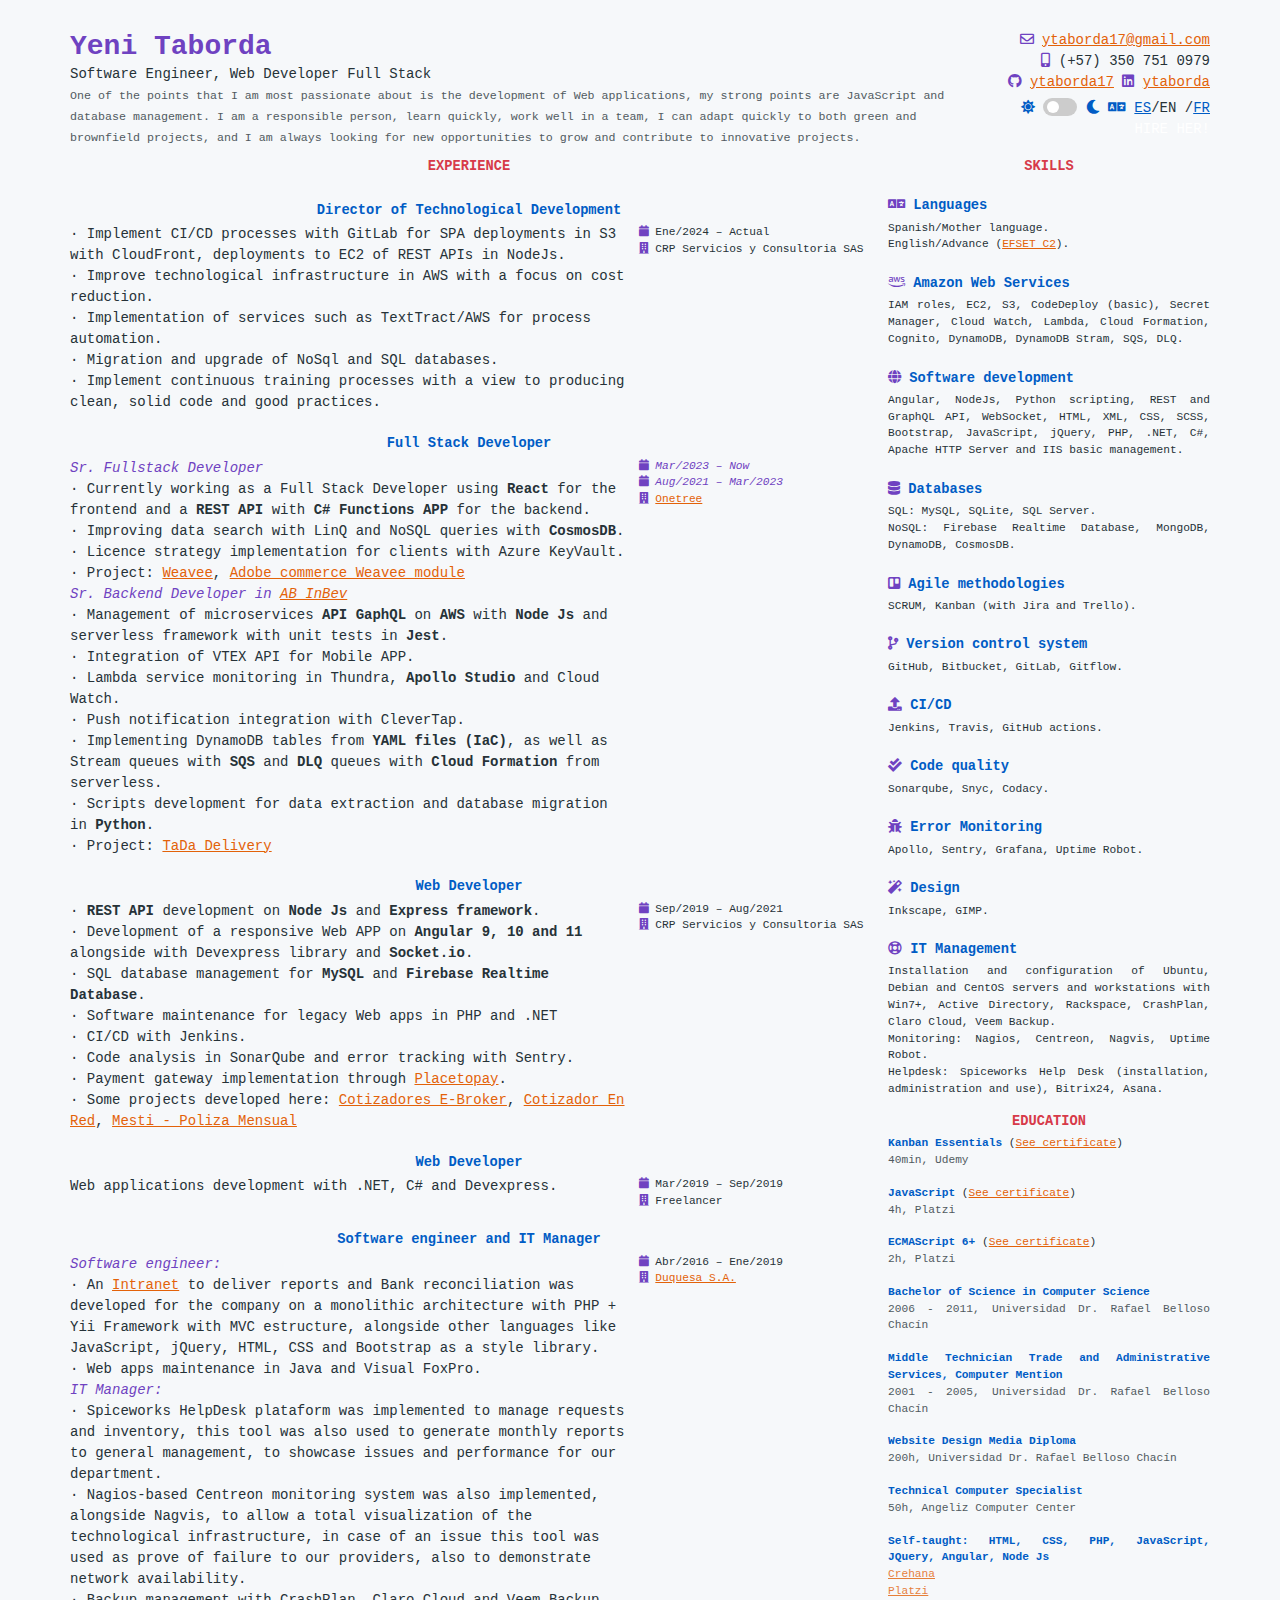
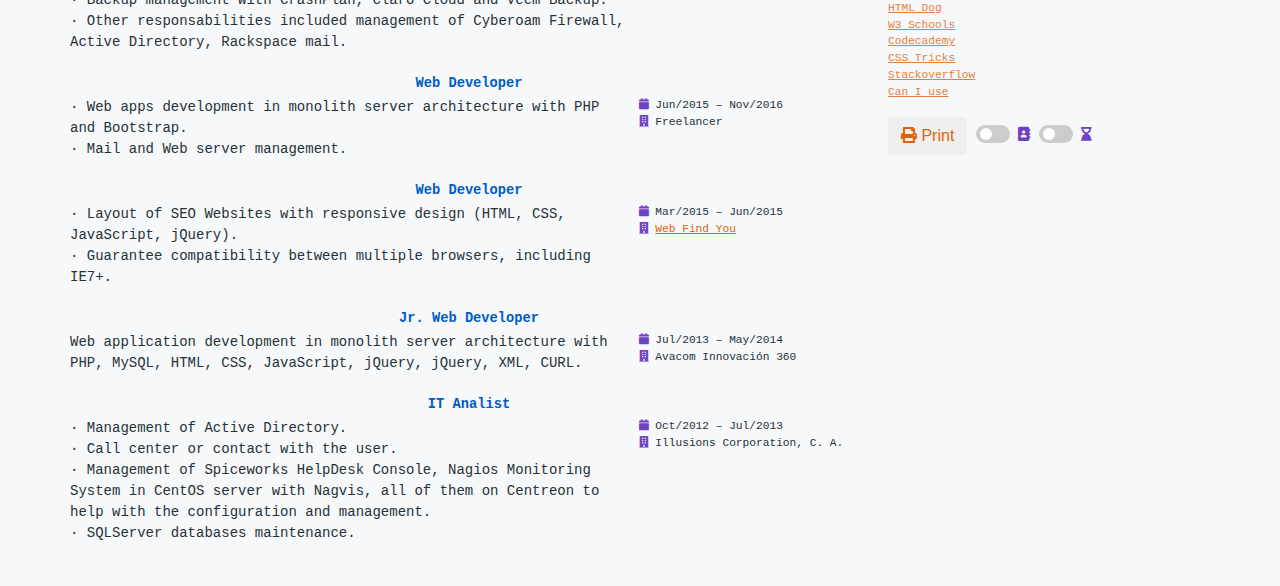
<file: en.html>
<!DOCTYPE html>
<html lang="en">
<head>
    <meta charset="UTF-8">
    <meta http-equiv="X-UA-Compatible" content="IE=edge">
    <meta name="viewport" content="width=device-width, initial-scale=1, shrink-to-fit=no">
    
    <!-- Primary Meta Tags -->
    <title>Yeni Taborda, CV-EN</title>
    <meta name="title" content="Yeni Taborda, CV-EN">
    <meta name="description" content="Software Engineer, Web Developer Full Stack">

    <!-- Open Graph / Facebook -->
    <meta property="og:type" content="website">
    <meta property="og:url" content="https://ytaborda17.github.io/en.html">
    <meta property="og:title" content="Yeni Taborda, CV-EN">
    <meta property="og:description" content="Software Engineer, Web Developer Full Stack">
    <meta property="og:image" content="//ytaborda17.github.io/img/yt.svg">

    <!-- Twitter -->
    <meta property="twitter:card" content="summary_large_image">
    <meta property="twitter:url" content="https://ytaborda17.github.io/en.html">
    <meta property="twitter:title" content="Yeni Taborda, CV-EN">
    <meta property="twitter:description" content="Software Engineer, Web Developer Full Stack">
    <meta property="twitter:image" content="//ytaborda17.github.io/img/yt.svg">

    <link href="https://use.fontawesome.com/releases/v5.15.4/css/all.css" rel="stylesheet">
    <link rel="icon" type="image/png" href="img/ico.png">
    <link href="./css/home.css" rel="stylesheet">
</head>
<body>
    <div class="container">
        <header>
            <div>
                <h1 class="text-accent">Yeni Taborda</h1>
                <div>Software Engineer, Web Developer Full Stack</div>
                <small class="text-muted">
                    One of the points that I am most passionate about is the development of Web applications, my strong points are JavaScript and database management. 
                    I am a responsible person, learn quickly, work well in a team, I can adapt quickly to both green and brownfield projects, and I am always looking for new opportunities to grow and contribute to innovative projects.  
                </small>
            </div>
            <div>
                <div>
                    <i class="text-accent far fa-envelope"></i> <a href="mailto:ytaborda17@gmail.com?subject=I just saw your CV online">ytaborda17@gmail.com</a><br>
                </div>
                <div>
                    <i class="text-accent fas fa-mobile-alt"></i> (+57) 350 751 0979<br>
                </div>
                <div>
                    <i class="text-accent fab fa-github"></i> <a href="https://github.com/ytaborda17" target="_blank">ytaborda17</a>
                    <i class="text-accent fab fa-linkedin"></i> <a href="https://www.linkedin.com/in/ytaborda/?locale=en_US" target="_blank">ytaborda</a><br>
                </div>
                <div class="noprint p-t-5">
                    <span title="Contrast level">
                        <i class="fas fa-sun" title="Light"></i>
                        <label class="switch">
                            <input type="checkbox" id="theme-switch">
                            <span class="slider round"></span>
                        </label>
                        <i class="fas fa-moon" title="Dark"></i>
                    </span>
                    <span title="Language" class="p-t-5">
                        <i class="fas fa-language"></i> <a href="/" class="lang" data-lang="ES" title="Español" class="print-nolink">ES</a>/EN /<a href="fr.html" class="lang" data-lang="FR" title="Français" class="print-nolink">FR</a>
                    </span>
                    <span class="text-white">HIRE HER!</span>
                </div>
            </div>
            
        </header>

        <main>
            <!-- EXPERIENCE -->
            <section class="exp">
                
                <h2 class="text-center text-accent2">EXPERIENCE</h2>

                <article>
                    <h5 class="text-accent4">Director of Technological Development</h5>
                    <dl>
                        <dd> · Implement CI/CD processes with GitLab for SPA deployments in S3 with CloudFront, deployments to EC2 of REST APIs in NodeJs.</dd>
                        <dd> · Improve technological infrastructure in AWS with a focus on cost reduction.</dd>
                        <dd> · Implementation of services such as TextTract/AWS for process automation.</dd>
                        <dd> · Migration and upgrade of NoSql and SQL databases.</dd>
                        <dd> · Implement continuous training processes with a view to producing clean, solid code and good practices.</dd>
                    </dl>
                    <dl>
                        <dd><i class="fas fa-calendar"></i> Ene/2024 – Actual</dd>
                        <dd><i class="fas fa-building"></i> CRP Servicios y Consultoria SAS</dd>
                        <dd class="ref-data invisible noprint"><i class="fas fa-user"></i> Fernando Ochoa</dd>
                        <dd class="ref-data invisible noprint"><i class="fas fa-envelope"></i> <span class="word-break">fernando.ochoa@e-broker.com.co</span></dd>
                        <dd class="ref-data invisible noprint"><i class="fas fa-phone"></i> +57 </dd>
                    </dl>
                </article>

                <article>
                    <h5 class="text-accent4">Full Stack Developer</h5>
                    <dl>
                        <dt>Sr. Fullstack Developer</dt>
                        <dd> · Currently working as a Full Stack Developer using <b>React</b> for the frontend and a <b>REST API</b> with <b>C# Functions APP</b> for the backend.</dd>
                        <dd> · Improving data search with LinQ and NoSQL queries with <b>CosmosDB</b>.</dd>
                        <dd> · Licence strategy implementation for clients with Azure KeyVault.</dd>
                        <dd> · Project: <a href="https://www.weavee.io/" target="_blank">Weavee</a>, <a href="https://commercemarketplace.adobe.com/onetree-module-weavee-stats-connector.html" target="_blank">Adobe commerce Weavee module</a></dd>
                        <dt>Sr. Backend Developer in <a href="https://www.ab-inbev.com/" target="_blank">AB InBev</a></dt>
                        <dd>· Management of microservices <b>API GaphQL</b> on <b>AWS</b> with <b>Node Js</b> and serverless framework with unit tests in <b>Jest</b>.</dd>
                        <dd>· Integration of VTEX API for Mobile APP.</dd>
                        <dd>· Lambda service monitoring in Thundra, <b>Apollo Studio</b> and Cloud Watch.</dd>
                        <dd>· Push notification integration with CleverTap.</dd>
                        <dd>· Implementing DynamoDB tables from <b>YAML files (IaC)</b>, as well as Stream queues with <b>SQS</b> and <b>DLQ</b> queues with <b>Cloud Formation</b> from serverless.</dd>
                        <dd>· Scripts development for data extraction and database migration in <b>Python</b>.</dd>
                        <dd>· Project: <a href="https://www.tadadelivery.com.mx/" target="_blank">TaDa Delivery</a></dd>
                    </dl>
                    <dl>
                        <dt><i class="fas fa-calendar"></i> Mar/2023 – Now</dt>
                        <dd class="ref-data invisible noprint"><i class="fas fa-user"></i> German Asmus</dd>
                        <dd class="ref-data invisible noprint"><i class="fas fa-envelope"></i> <span class="word-break">german.asmus@onetree.com</span></dd>
                        <dt><i class="fas fa-calendar"></i> Aug/2021 – Mar/2023</dt>
                        <dd><i class="fas fa-building"></i> <a href="https://onetree.com/" target="_blank">Onetree</a></dd>
                        <dd class="ref-data invisible noprint"><i class="fas fa-user"></i> Zhian Caballero</dd>
                        <dd class="ref-data invisible noprint"><i class="fas fa-envelope"></i> <span class="word-break">zhian.caballero@onetree.com</span></dd>
                        <dd class="ref-data invisible noprint"><i class="fas fa-phone"></i> +598 2 908 4138</dd>
                    </dl>
                </article>


                <article>
                    <h5 class="text-accent4">Web Developer</h5>
                    <dl>
                        <dd>· <b>REST API</b> development on <b>Node Js</b> and <b>Express framework</b>.</dd>
                        <dd>· Development of a responsive Web APP on <b>Angular 9, 10 and 11</b> alongside with Devexpress library and <b>Socket.io</b>.</dd>
                        <dd>· SQL database management for <b>MySQL</b> and <b>Firebase Realtime Database</b>.</dd>
                        <dd>· Software maintenance for legacy Web apps in PHP and .NET</dd>
                        <dd>· CI/CD with Jenkins.</dd>
                        <dd>· Code analysis in SonarQube and error tracking with Sentry.</dd>
                        <dd>· Payment gateway implementation through <a href="https://www.placetopay.com/web/" target="_blank">Placetopay</a>.</dd>
                        <dd>
                            · Some projects developed here: <a href="https://cotizadores.e-broker.com.co/" target="_blank">Cotizadores E-Broker</a>,  
                            <a href="https://cotizador.redes.co/" target="_blank">Cotizador En Red</a>, 
                            <a href="https://mesti.co/" target="_blank">Mesti - Poliza Mensual</a>
                        </dd>
                    </dl>
                    <dl>
                        <dd><i class="fas fa-calendar"></i> Sep/2019 – Aug/2021</dd>
                        <dd><i class="fas fa-building"></i> CRP Servicios y Consultoria SAS</dd>
                        <dd class="ref-data invisible noprint"><i class="fas fa-user"></i> Leonardo Sapuy</dd>
                        <dd class="ref-data invisible noprint"><i class="fas fa-envelope"></i> <span class="word-break">leonardo.sapuy@cprserviciosyconsultoria.com.co</span></dd>
                        <dd class="ref-data invisible noprint"><i class="fas fa-phone"></i> +57 1 7444120</dd>
                    </dl>
                </article>



                <article class="noprint">
                    <h5 class="text-accent4">Web Developer</h5>
                    <dl>
                        <dd>Web applications development with .NET, C# and Devexpress.</dd>
                    </dl>
                    <dl>
                        <dd><i class="fas fa-calendar"></i> Mar/2019 – Sep/2019 </dd>
                        <dd><i class="fas fa-building"></i> Freelancer</dd>
                    </dl>
                </article>
    


    
                <article>
                    <h5 class="text-accent4">Software engineer and IT Manager</h5>
                    <dl>
                        <dt class="_noprint">Software engineer:</dt>
                        <dd>· An <a href="http://200.91.230.155:8080/" target="_blank">Intranet</a> to deliver reports and Bank reconciliation was developed for the company on a monolithic architecture with PHP + Yii Framework with MVC estructure, alongside other languages like JavaScript, jQuery, HTML, CSS and Bootstrap as a style library.</dd>
                        <dd>· Web apps maintenance in Java and Visual FoxPro.</dd>
                        <dt class="_noprint">IT Manager:</dt>
                        <dd>· Spiceworks HelpDesk plataform was implemented to manage requests and inventory, this tool was also used to generate monthly reports to general management, to showcase issues and performance for our department.</dd>
                        <dd>· Nagios-based Centreon monitoring system was also implemented, alongside Nagvis, to allow a total visualization of the technological infrastructure, in case of an issue this tool was used as prove of failure to our providers, also to demonstrate network availability.</dd>
                        <dd>· Backup management with CrashPlan, Claro Cloud and Veem Backup.</dd>
                        <dd>· Other responsabilities included management of Cyberoam Firewall, Active Directory, Rackspace mail.</dd>
                    </dl>
                    <dl>
                        <dd><i class="fas fa-calendar"></i> Abr/2016 – Ene/2019 </dd>
                        <dd><i class="fas fa-building"></i> <a target="_blank" href="https://duquesa.com.co/">Duquesa S.A.</a> </dd>
                        <dd class="ref-data invisible noprint"><i class="fas fa-user"></i> Jairo Caro, System Manager </dd>
                        <dd class="ref-data invisible noprint"><i class="fas fa-envelope"></i> sistemas@duquesa.com.co </dd>
                        <dd class="ref-data invisible noprint"><i class="fas fa-phone"></i> +57 1 7957930 Ext. 105 </dd>
                    </dl>
                </article>
    
                
                <article class="noprint">
                    <h5 class="text-accent4">Web Developer</h5>
                    <dl>
                        <dd>· Web apps development in monolith server architecture with PHP and Bootstrap.</dd>
                        <dd>· Mail and Web server management.</dd>
                    </dl>
                    <dl>
                        <dd><i class="fas fa-calendar"></i> Jun/2015 – Nov/2016 </dd>
                        <dd><i class="fas fa-building"></i> Freelancer</dd>
                    </dl>
                </article>
    
                
                <article class="_pbreak"> 
                    <h5 class="text-accent4">Web Developer</h5>
                    <dl>
                        <dd>· Layout of SEO Websites with responsive design (HTML, CSS, JavaScript, jQuery).</dd>
                        <dd>· Guarantee compatibility between multiple browsers, including IE7+.</dd>
                    </dl>
                    <dl>
                        <dd><i class="fas fa-calendar"></i> Mar/2015 – Jun/2015 </dd>
                        <dd><i class="fas fa-building"></i> <a href="https://www.webfindyou.com/" target="_blank">Web Find You</a></dd>
                        <dd class="ref-data invisible noprint"><i class="fas fa-user"></i> Oscar Salazar, Programming Manager </dd>
                        <dd class="ref-data invisible noprint"><i class="fas fa-envelope"></i>/<i class="text-accent fab fa-skype"></i> osalazar@webfindyou.com </dd>
                        <dd class="ref-data invisible noprint"><i class="fas fa-phone"></i> +58 261-9353958, +58 261-4153752 </dd>
                    </dl>
                </article>                
    
                
                <article>
                    <h5 class="text-accent4">Jr. Web Developer</h5>
                    <dl>
                        <dd>Web application development in monolith server architecture with PHP, MySQL, HTML, CSS, JavaScript, jQuery, jQuery, XML, CURL.</dd>
                    </dl>
                    <dl>
                        <dd><i class="fas fa-calendar"></i> Jul/2013 – May/2014  </dd>
                        <dd><i class="fas fa-building"></i> Avacom Innovación 360 </dd>
                        <dd class="ref-data invisible noprint"><i class="fas fa-user"></i> Leonardo Castro </dd>
                        <dd class="ref-data invisible noprint"><i class="fas fa-envelope"></i> lcastro@avacom.com.ve </dd>
                        <dd class="ref-data invisible noprint"><i class="fas fa-phone"></i> +58 261-7665244 </dd>
                    </dl>
                </article>
    


                <article>
                    <h5 class="text-accent4">IT Analist</h5>
                    <dl>
                        <dd>· Management of Active Directory.</dd>
                        <dd>· Call center or contact with the user.</dd>
                        <dd>· Management of Spiceworks HelpDesk Console, Nagios Monitoring System in CentOS server with Nagvis, all of them on Centreon to help with the configuration and management.</dd>
                        <dd>· SQLServer databases maintenance.</dd>
                    </dl>
                    <dl>
                        <dd><i class="fas fa-calendar"></i> Oct/2012 – Jul/2013 </dd>
                        <dd><i class="fas fa-building"></i> Illusions Corporation, C. A. </dd>
                        <dd class="ref-data invisible noprint"><i class="fas fa-user"></i> Alvaro Gimon, Technology Infraestructure Coordinator </dd>
                        <dd class="ref-data invisible noprint"><i class="fas fa-envelope"></i> alvaro.gimon@illusionscorporation.com</dd>
                        <dd class="ref-data invisible noprint"><i class="fas fa-phone"></i> +58 261-7963346, +58 261-7963200 </dd>
                    </dl>
                </article>
    
    
                
                <article class="old-data invisible noprint">
                    <h5 class="text-accent4">IT Intern</h5>
                    <dl>
                        <dd>Diversity of tasks in the area of IT Support.</dd>
                    </dl>
                    <dl>
                        <dd><i class="fas fa-calendar"></i> Jan – Mar/2011 </dd>
                        <dd><i class="fas fa-building"></i> <a href="http://www.hidrolago.gov.ve/" target="_blank">C. A. Hidrológica del Lago de Maracaibo</a></dd>
                        <dd class="ref-data invisible noprint"><i class="fas fa-user"></i> Luis Quijada, Eduardo Rivero </dd>
                        <dd class="ref-data invisible noprint"><i class="fas fa-phone"></i> +58 261-2007707, +58 261-2007760 </dd>
                    </dl>
                </article>
    
    
                <article class="old-data invisible noprint">
                    <h5 class="text-accent4">Intern</h5>
                    <dl>
                        <dd>General asistant on Human Resources and Enviromental Quality department.</dd>
                    </dl>
                    <dl>
                        <dd><i class="fas fa-calendar"></i> Apr – Aug/2005 </dd>
                        <dd><i class="fas fa-building"></i> CLAM Instalaciones, S. A. </dd>
                        <dd class="ref-data invisible noprint"><i class="fas fa-phone"></i> +58 261-7320059, +58 261-1315586 </dd>
                    </dl>
                </article>
    
    
                <article class="old-data invisible noprint">
                    <h5 class="text-accent4">College Laboratory</h5>
                    <dl>
                        <dd>Application development practices in JAVA, PowerBuilder and MySQL.</dd>
                    </dl>
                    <dl>
                        <dd><i class="fas fa-calendar"></i> 2006 - 2011 </dd>
                        <dd><i class="fas fa-building"></i> Universidad Rafael Belloso Chacín </dd>
                    </dl>
                </article>

                

                <article class="old-data invisible noprint">
                    <h5 class="text-accent4">High School Laboratory</h5>
                    <dl>
                        <dd>Practical projects in Turbo Pascal 7.0 and Delphi 6 and 7.</dd>
                    </dl>
                    <dl>
                        <dd><i class="fas fa-calendar"></i> 2003 - 2005 </dd>
                        <dd><i class="fas fa-building"></i> U. E. Arq. Manolo Muchacho </dd>
                    </dl>
                </article>

            </section>


            <!-- SKILLS -->
            <section class="skills">
                <h2 class="text-center m-3 text-accent2">SKILLS</h2>
                <h5 class="text-accent4"><i class="fas fa-language text-accent"></i> Languages</h5>
                <p>
                    Spanish/Mother language.<br>
                    English/Advance (<a href="https://www.efset.org/cert/dbubgj" target="_blank" title="View certificate">EFSET C2</a>).
                </p>


                <h5 class="text-accent4"><i class="fab fa-aws text-accent"></i> Amazon Web Services</h5>
                <p>
                    IAM roles, EC2, S3, CodeDeploy (basic), Secret Manager, Cloud Watch, Lambda, Cloud Formation, Cognito, DynamoDB, DynamoDB Stram, SQS, DLQ.
                </p>

                <h5 class="text-accent4"><i class="fas fa-globe text-accent"></i> Software development</h5>
                <p>
                    Angular, NodeJs, Python scripting, REST and GraphQL API, WebSocket, HTML, XML, CSS, SCSS, Bootstrap, JavaScript, jQuery, PHP, .NET, C#, Apache HTTP Server and IIS basic management.
                </p>
                
                
                <h5 class="text-accent4"><i class="fas fa-database text-accent"></i> Databases</h5>
                <p>
                    SQL: MySQL, SQLite, SQL Server.<br>
                    NoSQL: Firebase Realtime Database, MongoDB, DynamoDB, CosmosDB.
                </p>


                <h5 class="text-accent4"><i class="fab fa-trello text-accent"></i> Agile methodologies</h5>
                <p>
                    SCRUM, Kanban (with Jira and Trello).
                </p>

                
                <h5 class="text-accent4"><i class="fas fa-code-branch text-accent"></i> Version control system</h5>
                <p>
                    GitHub, Bitbucket, GitLab, Gitflow.
                </p>

                <h5 class="text-accent4"><i class="fas fa-upload text-accent"></i> CI/CD</h5>
                <p>
                    Jenkins, Travis, GitHub actions.
                </p>
                
                <h5 class="text-accent4"><i class="fas fa-check-double text-accent"></i> Code quality</h5>
                <p>
                    Sonarqube, Snyc, Codacy.
                </p>

                <h5 class="pbreak text-accent4"><i class="fas fa-bug text-accent"></i> Error Monitoring</h5>
                <p>
                    Apollo, Sentry, Grafana, Uptime Robot.
                </p>


                <h5 class="text-accent4"><i class="fas fa-magic text-accent"></i> Design</h5>
                <p>
                    Inkscape, GIMP.
                </p>
                

                <h5 class="text-accent4"><i class="far fa-life-ring text-accent"></i> IT Management</h5>
                <p>
                    Installation and configuration of Ubuntu, Debian and CentOS servers and workstations with Win7+,
                    Active Directory, Rackspace, CrashPlan, Claro Cloud, Veem Backup.<br>
                    Monitoring: Nagios, Centreon, Nagvis, Uptime Robot.<br>
                    Helpdesk: Spiceworks Help Desk (installation, administration and use), Bitrix24, Asana.
                </p>
                
                
                <h2 class="text-center text-accent2">EDUCATION</h2>

                <p>
                    <strong class="text-accent4">Kanban Essentials</strong> (<a href="https://www.udemy.com/certificate/UC-b74d93e7-d88b-4b63-8f7d-3a0c10428964/" target="_blank">See certificate</a>)<br>
                    <span class="text-muted">
                        40min, Udemy
                    </span>
                </p>
                <p>
                    <strong class="text-accent4">JavaScript</strong> (<a href="https://platzi.com/p/ytaborda17/curso/2327-javascript-practico-2021/diploma/detalle/" target="_blank">See certificate</a>)<br>
                    <span class="text-muted">
                        4h, Platzi
                    </span>
                </p>
                
                <p>
                    <strong class="text-accent4">ECMAScript 6+</strong> (<a href="https://platzi.com/p/ytaborda17/curso/1815-ecmascript-6/diploma/detalle/" target="_blank">See certificate</a>)<br>
                    <span class="text-muted">
                        2h, Platzi
                    </span>
                </p>

                <p>
                    <strong class="text-accent4">Bachelor of Science in Computer Science</strong><br>
                    <span class="text-muted">
                        2006 - 2011, Universidad Dr. Rafael Belloso Chacín
                    </span>
                </p>
                
                
                <p>
                    <strong class="text-accent4">Middle Technician Trade and Administrative Services, Computer Mention</strong><br>
                    <span class="text-muted">
                        2001 - 2005, Universidad Dr. Rafael Belloso Chacín
                    </span>
                </p>


                <p>
                    <strong class="text-accent4">Website Design Media Diploma</strong><br>
                    <span class="text-muted">
                        200h, Universidad Dr. Rafael Belloso Chacín
                    </span>
                </p>
                
                
                <p>
                    <strong class="text-accent4">Technical Computer Specialist</strong><br>
                    <span class="text-muted">
                        50h, Angeliz Computer Center
                    </span>
                </p>


                <p class="noprint">
                    <strong class="text-accent4">Self-taught: HTML, CSS, PHP, JavaScript, JQuery, Angular, Node Js</strong><br>
                    <span class="text-muted">
                        <a target="_blank" href="https://www.crehana.com/co/">Crehana</a><br>
                        <a target="_blank" href="https://platzi.com">Platzi</a><br>
                        <a target="_blank" href="http://www.htmldog.com">HTML Dog</a><br>
                        <a target="_blank" href="http://www.w3schools.com">W3 Schools</a><br>
                        <a target="_blank" href="https://www.codecademy.com/profiles/ytaborda">Codecademy</a><br>
                        <a target="_blank" href="http://css-tricks.com">CSS Tricks</a><br>
                        <a target="_blank" href="http://stackoverflow.com">Stackoverflow</a><br>
                        <a target="_blank" href="http://caniuse.com">Can I use</a><br>
                    </span>
                </p>

                <div class="noprint invisible d-lg-block">
                    <button id ="print-button" type="button" class="btn text-accent3" onclick="window.print()" title='Click here or try "Ctrl + P"'><i class="fas fa-print text-accent3"></i> Print</button>
                    <span title="Show/Hide references">
                        <label class="switch">
                            <input type="checkbox" id="ref-switch">
                            <span class="slider round"></span>
                        </label>
                        <i class="fas fa-address-book"></i>
                    </span>
                    <span title="Show/Hide older jobs">
                        <label class="switch">
                            <input type="checkbox" id="old-switch">
                            <span class="slider round"></span>
                        </label>
                        <i class="fas fa-hourglass-end"></i>
                    </span>
                </div>
            </section>
        </main>

    </div>
    <footer class="noprint"></footer>
    <script type="text/javascript" src="./js/main.js"></script>
</body>
</html>
</file>
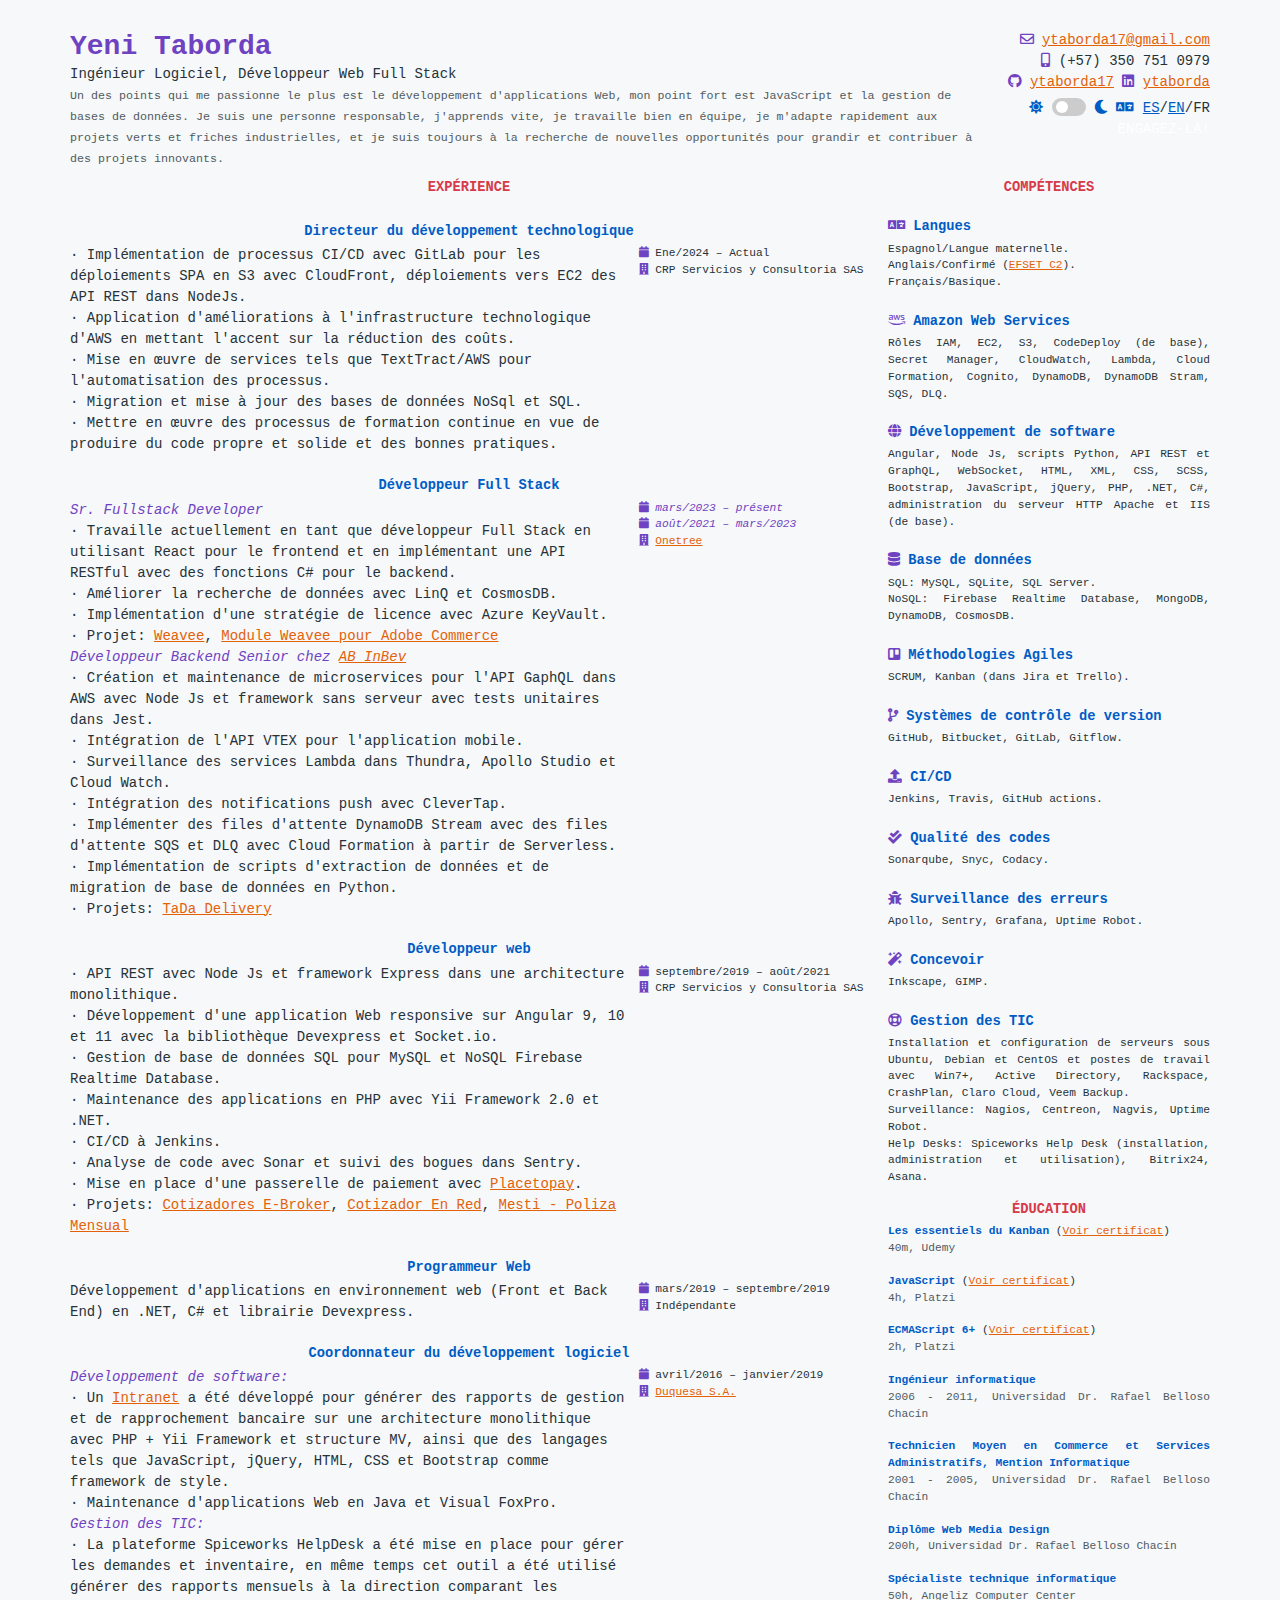
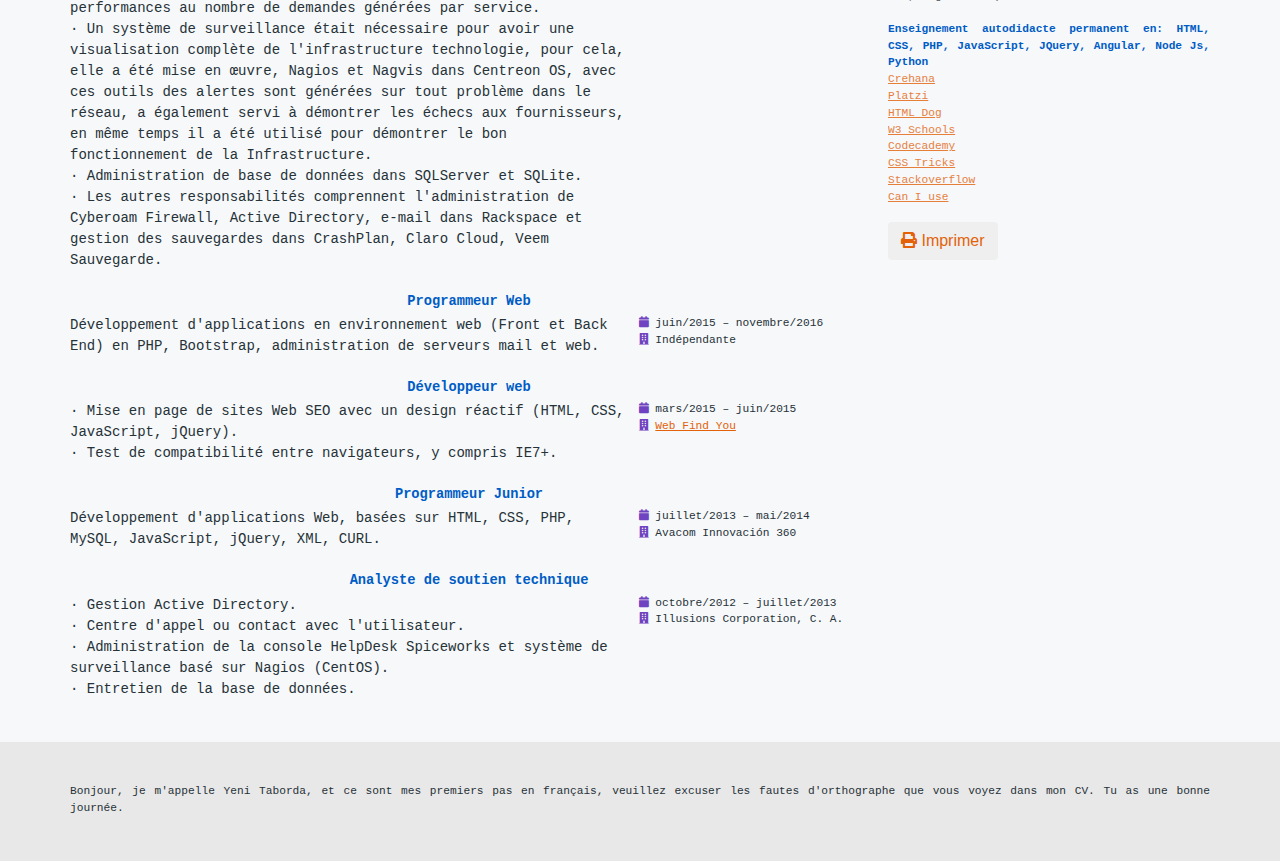
<file: fr.html>
<!DOCTYPE html>
<html lang="en">

<head>
    <meta charset="UTF-8">
    <meta http-equiv="X-UA-Compatible" content="IE=edge">
    <meta name="viewport" content="width=device-width, initial-scale=1, shrink-to-fit=no">

    <!-- Primary Meta Tags -->
    <title>Yeni Taborda, CV-FR</title>
    <meta name="title" content="Yeni Taborda, CV-FR">
    <meta name="description" content="Ingénieur Logiciel, Développeur Web Full Stack">

    <!-- Open Graph / Facebook -->
    <meta property="og:type" content="website">
    <meta property="og:url" content="https://ytaborda17.github.io/en.html">
    <meta property="og:title" content="Yeni Taborda, CV-FR">
    <meta property="og:description" content="Ingénieur Logiciel, Développeur Web Full Stack">
    <meta property="og:image" content="//ytaborda17.github.io/img/yt.svg">

    <!-- Twitter -->
    <meta property="twitter:card" content="summary_large_image">
    <meta property="twitter:url" content="https://ytaborda17.github.io/en.html">
    <meta property="twitter:title" content="Yeni Taborda, CV-FR">
    <meta property="twitter:description" content="Ingénieur Logiciel, Développeur Web Full Stack">
    <meta property="twitter:image" content="//ytaborda17.github.io/img/yt.svg">

    <link href="https://use.fontawesome.com/releases/v5.15.4/css/all.css" rel="stylesheet">
    <link rel="icon" type="image/png" href="img/ico.png">
    <link href="./css/home.css" rel="stylesheet">
</head>

<body>
    <div class="container">
        <header>
            <div>
                <h1 class="text-accent">Yeni Taborda</h1>
                <div>Ingénieur Logiciel, Développeur Web Full Stack</div>
                <small class="text-muted">
                    Un des points qui me passionne le plus est le développement d'applications Web, mon point fort est JavaScript et la gestion de bases de données.
                    Je suis une personne responsable, j'apprends vite, je travaille bien en équipe, je m'adapte rapidement aux projets verts et friches industrielles, et je suis toujours à la recherche de nouvelles opportunités pour grandir et contribuer à des projets innovants.
                </small>
            </div>
            <div>
                <div>
                    <i class="text-accent far fa-envelope"></i> <a
                        href="mailto:ytaborda17@gmail.com?subject=I just saw your CV online">ytaborda17@gmail.com</a><br>
                </div>
                <div>
                    <i class="text-accent fas fa-mobile-alt"></i> (+57) 350 751 0979<br>
                </div>
                <div>
                    <i class="text-accent fab fa-github"></i> <a href="https://github.com/ytaborda17" target="_blank">ytaborda17</a>
                    <i class="text-accent fab fa-linkedin"></i> <a href="https://www.linkedin.com/in/ytaborda/?locale=en_US" target="_blank">ytaborda</a><br>
                </div>
                <div class="noprint p-t-5">
                    <span title="Contrast level">
                        <i class="fas fa-sun" title="Light"></i>
                        <label class="switch">
                            <input type="checkbox" id="theme-switch">
                            <span class="slider round"></span>
                        </label>
                        <i class="fas fa-moon" title="Dark"></i>
                    </span>
                    <span title="Langue">
                        <i class="fas fa-language"></i> <a href="/" class="lang" data-lang="ES" title="Español" class="print-nolink">ES</a>/<a href="en.html" class="lang" data-lang="EN" title="English" class="print-nolink">EN</a>/FR
                    </span>
                    <span class="text-white">ENGAGEZ-LA!</span>
                </div>
            </div>

        </header>

        <main>
            <!-- EXPÉRIENCE -->
            <section class="exp">

                <h2 class="text-center text-accent2">EXPÉRIENCE</h2>

                <article>
                    <h5 class="text-accent4">Directeur du développement technologique</h5>
                    <dl>
                        <dd> · Implémentation de processus CI/CD avec GitLab pour les déploiements SPA en S3 avec CloudFront, déploiements vers EC2 des API REST dans NodeJs.</dd>
                        <dd> · Application d'améliorations à l'infrastructure technologique d'AWS en mettant l'accent sur la réduction des coûts.</dd>
                        <dd> · Mise en œuvre de services tels que TextTract/AWS pour l'automatisation des processus.</dd>
                        <dd> · Migration et mise à jour des bases de données NoSql et SQL.</dd>
                        <dd> · Mettre en œuvre des processus de formation continue en vue de produire du code propre et solide et des bonnes pratiques.</dd>
                    </dl>
                    <dl>
                        <dd><i class="fas fa-calendar"></i> Ene/2024 – Actual</dd>
                        <dd><i class="fas fa-building"></i> CRP Servicios y Consultoria SAS</dd>
                        <dd class="ref-data invisible noprint"><i class="fas fa-user"></i> Fernando Ochoa</dd>
                        <dd class="ref-data invisible noprint"><i class="fas fa-envelope"></i> <span class="word-break">fernando.ochoa@e-broker.com.co</span></dd>
                        <dd class="ref-data invisible noprint"><i class="fas fa-phone"></i> +57 </dd>
                    </dl>
                </article>

                <article>
                    <h5 class="text-accent4">Développeur Full Stack</h5>
                    <dl>
                        <dt>Sr. Fullstack Developer</dt>
                        <dd> · Travaille actuellement en tant que développeur Full Stack en utilisant React pour le frontend et en implémentant une API RESTful avec des fonctions C# pour le backend.</dd>
                        <dd> · Améliorer la recherche de données avec LinQ et CosmosDB.</dd>
                        <dd> · Implémentation d'une stratégie de licence avec Azure KeyVault.</dd>
                        <dd> · Projet: <a href="https://www.weavee.io/" target="_blank">Weavee</a>, <a href="https://commercemarketplace.adobe.com/onetree-module-weavee-stats-connector.html" target="_blank">Module Weavee pour Adobe Commerce</a></dd>
                        <dt>Développeur Backend Senior chez <a href="https://www.ab-inbev.com/" target="_blank">AB InBev</a></dt>
                        <dd>· Création et maintenance de microservices pour l'API GaphQL dans AWS avec Node Js et framework sans serveur avec tests unitaires dans Jest.</dd>
                        <dd>· Intégration de l'API VTEX pour l'application mobile.</dd>
                        <dd>· Surveillance des services Lambda dans Thundra, Apollo Studio et Cloud Watch.</dd>
                        <dd>· Intégration des notifications push avec CleverTap.</dd>
                        <dd>· Implémenter des files d'attente DynamoDB Stream avec des files d'attente SQS et DLQ avec Cloud Formation à partir de Serverless.</dd>
                        <dd>· Implémentation de scripts d'extraction de données et de migration de base de données en Python.</dd>
                        <dd>· Projets: <a href="https://www.tadadelivery.com.mx/" target="_blank">TaDa Delivery</a></dd>
                    </dl>
                    <dl>
                        <dt><i class="fas fa-calendar"></i> mars/2023 – présent</dt>
                        <dd class="ref-data invisible noprint"><i class="fas fa-user"></i> German Asmus</dd>
                        <dd class="ref-data invisible noprint"><i class="fas fa-envelope"></i> <span class="word-break">german.asmus@onetree.com</span></dd>
                        <dt><i class="fas fa-calendar"></i> août/2021 – mars/2023</dt>
                        <dd><i class="fas fa-building"></i> <a href="https://onetree.com/" target="_blank">Onetree</a></dd>
                        <dd class="ref-data invisible noprint"><i class="fas fa-user"></i> Zhian Caballero</dd>
                        <dd class="ref-data invisible noprint"><i class="fas fa-envelope"></i> <span class="word-break">zhian.caballero@onetree.com</span></dd>
                        <dd class="ref-data invisible noprint"><i class="fas fa-phone"></i> +598 2 908 4138</dd>
                    </dl>
                </article>


                <article>
                    <h5 class="text-accent4">Développeur web</h5>
                    <dl>
                        <dd>· API REST avec Node Js et framework Express dans une architecture monolithique.</dd>
                        <dd>· Développement d'une application Web responsive sur Angular 9, 10 et 11 avec la bibliothèque Devexpress et Socket.io.</dd>
                        <dd>· Gestion de base de données SQL pour MySQL et NoSQL Firebase Realtime Database.</dd>
                        <dd>· Maintenance des applications en PHP avec Yii Framework 2.0 et .NET.</dd>
                        <dd>· CI/CD à Jenkins.</dd>
                        <dd>· Analyse de code avec Sonar et suivi des bogues dans Sentry.</dd>
                        <dd>· Mise en place d'une passerelle de paiement avec <a href="https://www.placetopay.com/web/"
                                target="_blank">Placetopay</a>.</dd>
                        <dd>
                            · Projets: <a href="https://cotizadores.e-broker.com.co/" target="_blank">Cotizadores
                                E-Broker</a>,
                            <a href="https://cotizador.redes.co/" target="_blank">Cotizador En Red</a>,
                            <a href="https://mesti.co/" target="_blank">Mesti - Poliza Mensual</a>
                        </dd>
                    </dl>
                    <dl>
                        <dd><i class="fas fa-calendar"></i> septembre/2019 – août/2021</dd>
                        <dd><i class="fas fa-building"></i> CRP Servicios y Consultoria SAS</dd>
                        <dd class="ref-data invisible noprint"><i class="fas fa-user"></i> Ingénieur Leonardo Sapuy</dd>
                        <dd class="ref-data invisible noprint"><i class="fas fa-envelope"></i> <span
                                class="word-break">leonardo.sapuy@cprserviciosyconsultoria.com.co</span></dd>
                        <dd class="ref-data invisible noprint"><i class="fas fa-phone"></i> +57 1 7444120</dd>
                    </dl>
                </article>


                <article class="noprint">
                    <h5 class="text-accent4">Programmeur Web</h5>
                    <dl>
                        <dd>Développement d'applications en environnement web (Front et Back End) en .NET, C# et
                            librairie Devexpress.</dd>
                    </dl>
                    <dl>
                        <dd><i class="fas fa-calendar"></i> mars/2019 – septembre/2019 </dd>
                        <dd><i class="fas fa-building"></i> Indépendante</dd>
                    </dl>
                </article>


                <article>
                    <h5 class="text-accent4">Coordonnateur du développement logiciel</h5>
                    <dl>
                        <dt>Développement de software:</dt>
                        <dd>· Un <a href="http://200.91.230.155:8080/" target="_blank">Intranet</a> a été développé pour
                            générer des rapports de gestion et de rapprochement
                            bancaire sur une architecture monolithique avec PHP + Yii Framework et structure MV, ainsi
                            que des langages tels que JavaScript, jQuery, HTML, CSS et Bootstrap comme framework de
                            style.
                        </dd>
                        <dd>· Maintenance d'applications Web en Java et Visual FoxPro.</dd>
                        <dt>Gestion des TIC:</dt>
                        <dd>· La plateforme Spiceworks HelpDesk a été mise en place pour gérer les demandes et
                            inventaire, en même temps cet outil a été utilisé
                            générer des rapports mensuels à la direction comparant les performances au nombre de
                            demandes générées par service.
                        </dd>
                        <dd>·
                            Un système de surveillance était nécessaire pour avoir une visualisation complète de l'infrastructure
                            technologie, pour cela, elle a été mise en œuvre,
                            Nagios et Nagvis dans Centreon OS, avec ces outils des alertes sont générées sur tout
                            problème dans le réseau, a également servi à démontrer les échecs
                            aux fournisseurs, en même temps il a été utilisé pour démontrer le bon fonctionnement de la
                            Infrastructure.
                        </dd>
                        <dd>· Administration de base de données dans SQLServer et SQLite.</dd>
                        <dd>· Les autres responsabilités comprennent l'administration de Cyberoam Firewall, Active Directory,
                            e-mail dans Rackspace et gestion des sauvegardes dans CrashPlan, Claro Cloud, Veem
                            Sauvegarde.</dd>
                    </dl>
                    <dl>
                        <dd><i class="fas fa-calendar"></i> avril/2016 – janvier/2019 </dd>
                        <dd><i class="fas fa-building"></i> <a target="_blank" href="https://duquesa.com.co/">Duquesa
                                S.A.</a> </dd>
                        <dd class="ref-data invisible noprint"><i class="fas fa-user"></i> Ingénieur Jairo Caro, Jefe de
                            Sistemas </dd>
                        <dd class="ref-data invisible noprint"><i class="fas fa-envelope"></i> sistemas@duquesa.com.co
                        </dd>
                        <dd class="ref-data invisible noprint"><i class="fas fa-phone"></i> +57 1 7957930 Ext. 105
                        </dd>
                    </dl>
                </article>


                <article class="noprint">
                    <h5 class="text-accent4">Programmeur Web</h5>
                    <dl>
                        <dd>Développement d'applications en environnement web (Front et Back End) en PHP, Bootstrap, administration de serveurs mail et web.</dd>
                    </dl>
                    <dl>
                        <dd><i class="fas fa-calendar"></i> juin/2015 – novembre/2016 </dd>
                        <dd><i class="fas fa-building"></i> Indépendante</dd>
                    </dl>
                </article>


                <article class="_pbreak">
                    <h5 class="text-accent4">Développeur web</h5>
                    <dl>
                        <dd>· Mise en page de sites Web SEO avec un design réactif (HTML, CSS, JavaScript, jQuery).</dd>
                        <dd>· Test de compatibilité entre navigateurs, y compris IE7+. </dd>
                    </dl>
                    <dl>
                        <dd><i class="fas fa-calendar"></i> mars/2015 – juin/2015 </dd>
                        <dd><i class="fas fa-building"></i> <a href="https://www.webfindyou.com/" target="_blank">Web
                                Find You</a></dd>
                        <dd class="ref-data invisible noprint"><i class="fas fa-user"></i> Ingénieur Oscar Salazar, Gestionnaire
                            Programmation </dd>
                        <dd class="ref-data invisible noprint"><i class="fas fa-envelope"></i>/<i
                                class="text-accent fab fa-skype"></i> osalazar@webfindyou.com </dd>
                        <dd class="ref-data invisible noprint"><i class="fas fa-phone"></i> +58 261-9353958, +58
                            261-4153752 </dd>
                    </dl>
                </article>


                <article>
                    <h5 class="text-accent4">Programmeur Junior</h5>
                    <dl>
                        <dd>Développement d'applications Web, basées sur HTML, CSS, PHP, MySQL, JavaScript, jQuery, XML, CURL.</dd> 
                    </dl>
                    <dl>
                        <dd><i class="fas fa-calendar"></i> juillet/2013 – mai/2014 </dd>
                        <dd><i class="fas fa-building"></i> Avacom Innovación 360 </dd>
                        <dd class="ref-data invisible noprint"><i class="fas fa-user"></i> Ingénieur Leonardo Castro </dd>
                        <dd class="ref-data invisible noprint"><i class="fas fa-envelope"></i> lcastro@avacom.com.ve</dd>
                        <dd class="ref-data invisible noprint"><i class="fas fa-phone"></i> +58 261-7665244 </dd>
                    </dl>
                </article>


                <article>
                    <h5 class="text-accent4">Analyste de soutien technique</h5>
                    <dl>
                        <dd>· Gestion Active Directory.</dd>
                        <dd>· Centre d'appel ou contact avec l'utilisateur.</dd>
                        <dd>· Administration de la console HelpDesk Spiceworks et système de surveillance basé sur Nagios (CentOS).</dd>
                        <dd>· Entretien de la base de données.</dd>
                    </dl>
                    <dl>
                        <dd><i class="fas fa-calendar"></i> octobre/2012 – juillet/2013 </dd>
                        <dd><i class="fas fa-building"></i> Illusions Corporation, C. A. </dd>
                        <dd class="ref-data invisible noprint"><i class="fas fa-user"></i> Ingénieur Alvaro Gimon, Infraestructura Tecnológica </dd>
                        <dd class="ref-data invisible noprint"><i class="fas fa-envelope"></i>alvaro.gimon@illusionscorporation.com</dd>
                        <dd class="ref-data invisible noprint"><i class="fas fa-phone"></i> +58 261-7963346, +58 261-7963200 </dd>
                    </dl>
                </article>


                <article class="old-data invisible noprint">
                    <h5 class="text-accent4">Stage : Support et Opérateur Réseau</h5>
                    <dl>
                        <dd>Diversité des tâches dans le domaine du support ICT.</dd>
                    </dl>
                    <dl>
                        <dd><i class="fas fa-calendar"></i> janvier – mars/2011</dd>
                        <dd><i class="fas fa-building"></i> <a href="http://www.hidrolago.gov.ve/" target="_blank">C. A. Hidrológica del Lago de Maracaibo</a></dd>
                        <dd class="ref-data invisible noprint"><i class="fas fa-user"></i> Ingénieur Luis Quijada, Ingénieur Eduardo Rivero </dd>
                        <dd class="ref-data invisible noprint"><i class="fas fa-phone"></i> +58 261-2007707, +58 261-2007760 </dd>
                    </dl>
                </article>


                <article class="old-data invisible noprint">
                    <h5 class="text-accent4">Stage</h5>
                    <dl>
                        <dd>Assistante générale, Département de la qualité de l'environnement et des ressources humaines.</dd>
                    </dl>
                    <dl>
                        <dd><i class="fas fa-calendar"></i> avril – août/2005 </dd>
                        <dd><i class="fas fa-building"></i> CLAM Instalaciones, S. A. </dd>
                        <dd class="ref-data invisible noprint"><i class="fas fa-phone"></i> +58 261-7320059, +58
                            261-1315586 </dd>
                    </dl>
                </article>


                <article class="old-data invisible noprint">
                    <h5 class="text-accent4">Pratiques</h5>
                    <dl>
                        <dd>Pratiques de développement d'applications en JAVA, Power Builder et MySQL.</dd>
                    </dl>
                    <dl>
                        <dd><i class="fas fa-calendar"></i> 2006 - 2011 </dd>
                        <dd><i class="fas fa-building"></i> Universidad Rafael Belloso Chacín </dd>
                    </dl>
                </article>


                <article class="old-data invisible noprint">
                    <h5 class="text-accent4">Pratiques</h5>
                    <dl>
                        <dd>Pratiques en Turbo Pascal 7.0, Delphi 6.</dd>
                    </dl>
                    <dl>
                        <dd><i class="fas fa-calendar"></i> 2003 - 2005 </dd>
                        <dd><i class="fas fa-building"></i> U. E. Arq. Manolo Muchacho </dd>
                    </dl>
                </article>

            </section>


            <!-- COMPÉTENCES -->
            <section class="skills">
                <h2 class="text-center text-accent2">COMPÉTENCES</h2>
                <h5 class="text-accent4"><i class="fas fa-language text-accent"></i> Langues</h5>
                <p>
                    Espagnol/Langue maternelle.<br>
                    Anglais/Confirmé (<a href="https://www.efset.org/cert/dbubgj" target="_blank" title="Voir certificat">EFSET C2</a>).<br>
                    Français/Basique.
                </p>


                <h5 class="text-accent4"><i class="fab fa-aws text-accent"></i> Amazon Web Services</h5>
                <p>
                    Rôles IAM, EC2, S3, CodeDeploy (de base), Secret Manager, CloudWatch, Lambda, Cloud Formation, Cognito, DynamoDB, DynamoDB Stram, SQS, DLQ.
                </p>


                <h5 class="text-accent4"><i class="fas fa-globe text-accent"></i> Développement de software</h5>
                <p>
                    Angular, Node Js, scripts Python, API REST et GraphQL, WebSocket, HTML, XML, CSS, SCSS, Bootstrap, JavaScript, jQuery, PHP, .NET, C#, administration du serveur HTTP Apache et IIS (de base).
                </p>


                <h5 class="text-accent4"><i class="fas fa-database text-accent"></i> Base de données</h5>
                <p>
                    SQL: MySQL, SQLite, SQL Server.<br>
                    NoSQL: Firebase Realtime Database, MongoDB, DynamoDB, CosmosDB.
                </p>


                <h5 class="text-accent4"><i class="fab fa-trello text-accent"></i> Méthodologies Agiles</h5>
                <p>
                    SCRUM, Kanban (dans Jira et Trello).
                </p>


                <h5 class="text-accent4"><i class="fas fa-code-branch text-accent"></i> Systèmes de contrôle de version</h5>
                <p>
                    GitHub, Bitbucket, GitLab, Gitflow.
                </p>


                <h5 class="text-accent4"><i class="fas fa-upload text-accent"></i> CI/CD</h5>
                <p>
                    Jenkins, Travis, GitHub actions.
                </p>
                
                <h5 class="text-accent4"><i class="fas fa-check-double text-accent"></i> Qualité des codes</h5>
                <p>
                    Sonarqube, Snyc, Codacy.
                </p>

                <h5 class="text-accent4"><i class="fas fa-bug text-accent"></i> Surveillance des erreurs</h5>
                <p>
                    Apollo, Sentry, Grafana, Uptime Robot.
                </p>



                <h5 class="text-accent4"><i class="fas fa-magic text-accent"></i> Concevoir</h5>
                <p>
                    Inkscape, GIMP.
                </p>


                <h5 class="text-accent4"><i class="far fa-life-ring text-accent"></i> Gestion des TIC</h5>
                <p>
                    Installation et configuration de serveurs sous Ubuntu, Debian et CentOS et postes de travail avec
                    Win7+, Active Directory, Rackspace, CrashPlan, Claro Cloud, Veem Backup.<br>
                    Surveillance: Nagios, Centreon, Nagvis, Uptime Robot.<br>
                    Help Desks: Spiceworks Help Desk (installation, administration et utilisation), Bitrix24, Asana.
                </p>


                <h2 class="text-center text-accent2"> ÉDUCATION</h2>

                <p>
                    <strong class="text-accent4">Les essentiels du Kanban</strong> (<a href="https://www.udemy.com/certificate/UC-b74d93e7-d88b-4b63-8f7d-3a0c10428964/" target="_blank">Voir certificat</a>)<br>
                    <span class="text-muted">
                        40m, Udemy
                    </span>
                </p>
                <p>
                    <strong class="text-accent4">JavaScript</strong> (<a href="https://platzi.com/p/ytaborda17/curso/2327-javascript-practico-2021/diploma/detalle/" target="_blank">Voir certificat</a>)<br>
                    <span class="text-muted">
                        4h, Platzi
                    </span>
                </p>

                <p>
                    <strong class="text-accent4">ECMAScript 6+</strong> (<a href="https://platzi.com/p/ytaborda17/curso/1815-ecmascript-6/diploma/detalle/" target="_blank">Voir certificat</a>)<br>
                    <span class="text-muted">
                        2h, Platzi
                    </span>
                </p>

                <p>
                    <strong class="text-accent4">Ingénieur informatique</strong><br>
                    <span class="text-muted">
                        2006 - 2011, Universidad Dr. Rafael Belloso Chacín
                    </span>
                </p>


                <p>
                    <strong class="text-accent4">Technicien Moyen en Commerce et Services Administratifs, Mention Informatique</strong><br>
                    <span class="text-muted">
                        2001 - 2005, Universidad Dr. Rafael Belloso Chacín
                    </span>
                </p>


                <p>
                    <strong class="text-accent4">Diplôme Web Media Design</strong><br>
                    <span class="text-muted">
                        200h, Universidad Dr. Rafael Belloso Chacín
                    </span>
                </p>


                <p>
                    <strong class="text-accent4">Spécialiste technique informatique</strong><br>
                    <span class="text-muted">
                        50h, Angeliz Computer Center
                    </span>
                </p>


                <p class="noprint">
                    <strong class="text-accent4">Enseignement autodidacte permanent en: HTML, CSS, PHP, JavaScript, JQuery, Angular, Node Js, Python</strong><br>
                    <span class="text-muted">
                        <a target="_blank" href="https://www.crehana.com/co/">Crehana</a><br>
                        <a target="_blank" href="https://platzi.com">Platzi</a><br>
                        <a target="_blank" href="http://www.htmldog.com">HTML Dog</a><br>
                        <a target="_blank" href="http://www.w3schools.com">W3 Schools</a><br>
                        <a target="_blank" href="https://www.codecademy.com/profiles/ytaborda">Codecademy</a><br>
                        <a target="_blank" href="http://css-tricks.com">CSS Tricks</a><br>
                        <a target="_blank" href="http://stackoverflow.com">Stackoverflow</a><br>
                        <a target="_blank" href="http://caniuse.com">Can I use</a><br>
                    </span>
                </p>

                <div class="noprint invisible d-lg-block">
                    <button id="print-button" type="button" class="btn text-accent3" onclick="window.print()" title='Cliquez ici ou essayez "Ctrl + P"'><i class="fas fa-print text-accent3"></i> Imprimer</button>
                </div>
            </section>
        </main>

    </div>
    <footer class="noprint">
        <div class="container">
            <h3>

            </h3>
            <p>
                Bonjour, je m'appelle Yeni Taborda, et ce sont mes premiers pas en français, veuillez excuser les fautes
                d'orthographe que vous voyez dans mon CV.
                Tu as une bonne journée.
            </p>
        </div>
    </footer>
    <script type="text/javascript" src="./js/main.js"></script>
</body>

</html>
</file>
<file: css/home.css>
:root { --accent-print:#8250df; --accent-print2:#cf222e; --accent-print5:#0550ae; --main-color:#263238; }
* { color:var(--main-color) }
body { margin:0; font-weight:400; line-height:1.5; color:#212529; text-align:left; background-color:#f6f8fa; --accent-color:#6f42c1; --accent-color2:#d73a49; --accent-color3:#e36209; --accent-color4:#005cc5; font-family:'Courier New', Courier, monospace; font-size:14px }
body.dark { background-color:#24292e; --main-color:#c9d1d9; --accent-color:#b392f0; --accent-color2:#f97583; --accent-color3:#ffab70; --accent-color4:#79b8ff; }
body.dark footer { background-color:#0D1117; }
p { margin-top:0; margin-bottom:1rem; text-align:justify; font-size:0.8em }
h1, h2, h3, h4, h5 { margin-bottom:0.3rem; font-family:inherit; line-height:1.2; font-weight:700 }
h2, h3, h4, h5 { font-size:0.98em}
dl { margin:0 }
i { color:var(--accent-color) }
.text-accent {  color:var(--accent-color) }
.text-accent2 {  color:var(--accent-color2) }
.text-accent3, a, a:hover { color:var(--accent-color3) }
.text-accent4 { color:var(--accent-color4) }

header { display:grid; grid-template-columns:auto 208px; column-gap:10px }
header h1 { margin:0; padding:0 }
header > :nth-child(2) { text-align:right }
header :nth-child(3) { grid-column:1/3 }
header :nth-child(5) { display:grid; grid-template-columns:auto 120px; }
header .noprint i, header .noprint a { color:var(--accent-color4) }

main { display:grid; grid-template-columns:70% auto; column-gap:20px }
main .exp article { display:grid; grid-template-columns:70% 1fr; column-gap:10px }
main .exp article > :nth-child(1) { grid-column:1/3; text-align:center }
main .exp article dt { color:var(--accent-color); font-style:italic }
main .exp article dl+dl { font-size:0.8em }
main .exp article dl dd { margin-left:0px; margin-bottom:0px; word-wrap:break-word }

footer { margin-top: 3em; background-color:#E9E8E8 }
footer .container { padding:2em 0 }

.word-break { word-break:break-all }
.invisible { display:none!important }

.switch { position:relative; display:inline-block; width:34px; height:18px }
.switch input { opacity:0; width:0; height:0 }
.slider { position:absolute; cursor:pointer; top:0; left:0; right:0; bottom:0; background-color:#ccc; -webkit-transition:.4s; transition:.4s }
.slider:before { position:absolute; content:""; height:12px; width:12px; left:4px; bottom:3px; background-color:white; -webkit-transition:.4s; transition:.4s }
input:checked + .slider { background-color:var(--accent-color4) }
input:focus + .slider { box-shadow:0 0 1px var(--accent-color4) }
input:checked + .slider:before { -webkit-transform:translateX(16px); -ms-transform:translateX(26px); transform:translateX(14px) }
.slider.round { border-radius:34px }
.slider.round:before { border-radius:50% }

.container { padding-right:15px; padding-left:15px; margin-right:auto; margin-left:auto }
.text-muted { opacity:0.8 }
.text-white { color: #fff; user-select: none }
body.dark .text-white { color: #292d33 }
.text-center { text-align:center!important }
.btn { display:inline-block; text-align:center; text-decoration:none; white-space:nowrap; vertical-align:middle; -webkit-user-select:none; -moz-user-select:none; -ms-user-select:none; user-select:none; border:1px solid transparent; padding:0.375rem 0.75rem; font-size:1rem; line-height:1.5; border-radius:0.25rem; transition:color .15s ease-in-out,background-color .15s ease-in-out,border-color .15s ease-in-out,box-shadow .15s ease-in-out }
.btn-dark { color:#fff; background-color:#343a40; border-color:#343a40 }
.btn-dark:hover { color:#fff; background-color:#23272b; border-color:#1d2124 }
.btn:not(:disabled):not(.disabled) { cursor:pointer }

.p-t-5 { padding: 5px 0 }

@media only screen {
    header { margin-top:30px }
}
@media only screen and (min-width:992px) {
    .d-lg-block { display:block!important;}
}
@media only screen and (max-width:992px) {
    .container { max-width:960px }
    main { grid-template-columns:1fr }
}
@media only screen and (max-width:768px) {
    .container { max-width:720px }
    header { grid-template-columns:1fr }
    header * { text-align:center }
    header > :nth-child(2) { display:block; grid-column:1/3; grid-row:3/3; text-align:center }
    header > :nth-child(2) > div { display:inline-block }
    main .exp article { grid-template-columns:100% }
    main .exp article p { margin-bottom:0 }
    main .exp article dl { grid-column:1/2 }
    main .exp article dl:last-child { grid-row:2/3; text-align:center }
    main .exp article dl dd { display:inline-block }
    main .exp article h5,
    main .exp h2,
    main .skills h2 { margin-top:3em }
    main .exp h5:first-of-type, main .skills h5:first-of-type { margin-top:1.5em }
    main .skills h2:nth-of-type(2) { margin-bottom:1.2em }
    main .skills * { text-align:center }
}
@media only screen and (max-width:576px) {
    .container { max-width:540px }
    header { grid-template-columns:1fr }
    header > :nth-child(2) { display:grid }
    header > :nth-child(2) :last-child { grid-column:1/3; align-self:center }
}
@media only screen and (min-width:1200px) {
    .container { max-width:1140px }
}
@media only print {
    @page { size:landscape; margin:15mm 10mm 15mm 10mm }
    * { color:#000 }
    header { font-size:0.8em }
    main .exp article dl { font-size:7pt }
    .exp h5, .skills h5 { font-size:9pt !important }
    article, .skills p { font-size:7pt }
    .pbreak { page-break-before:always }
    .noprint { display:none; visibility:hidden; height:1px!important }
    a { text-decoration:none !important }
    a.print-nolink { color:var(--main-color) }
    .text-accent, i { color:var(--accent-print) !important }
    .text-accent2 { color:var(--accent-print2)!important }
    .text-accent4 { color:var(--accent-print5)!important }
}
</file>
